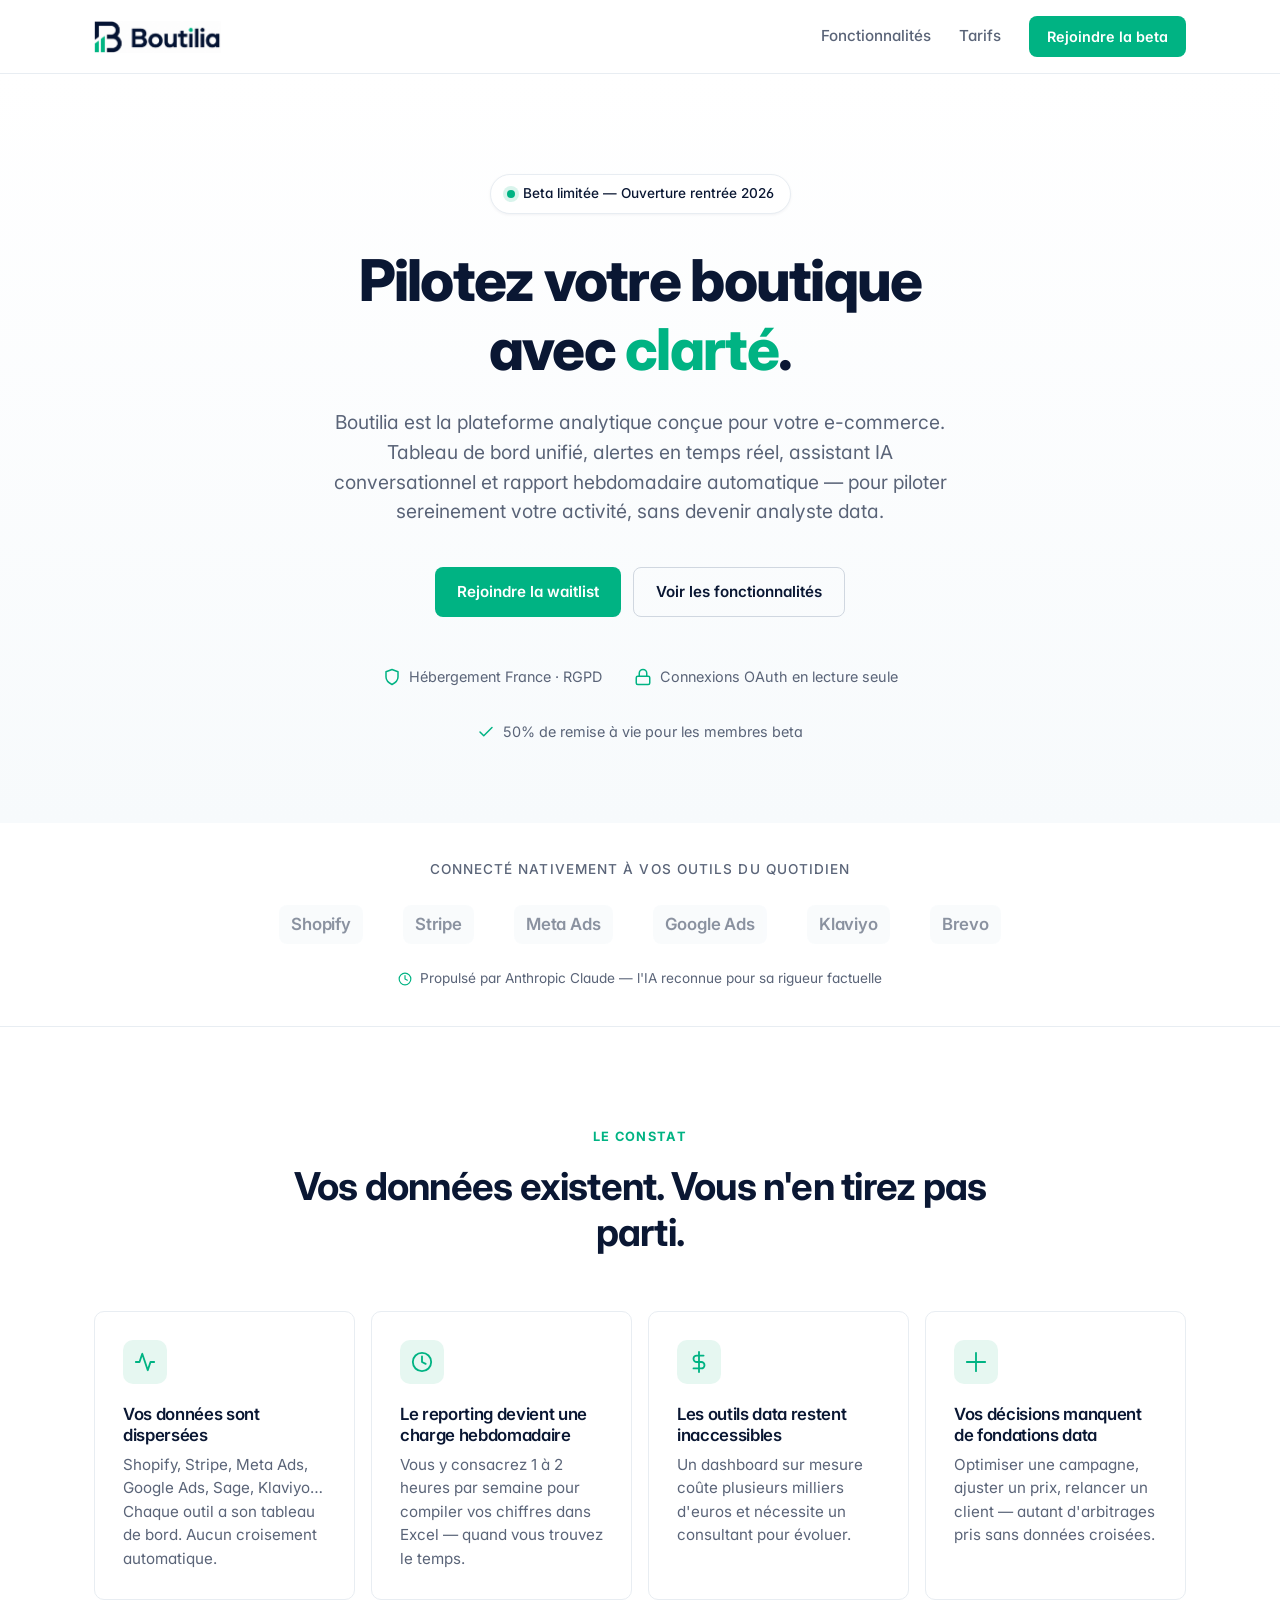
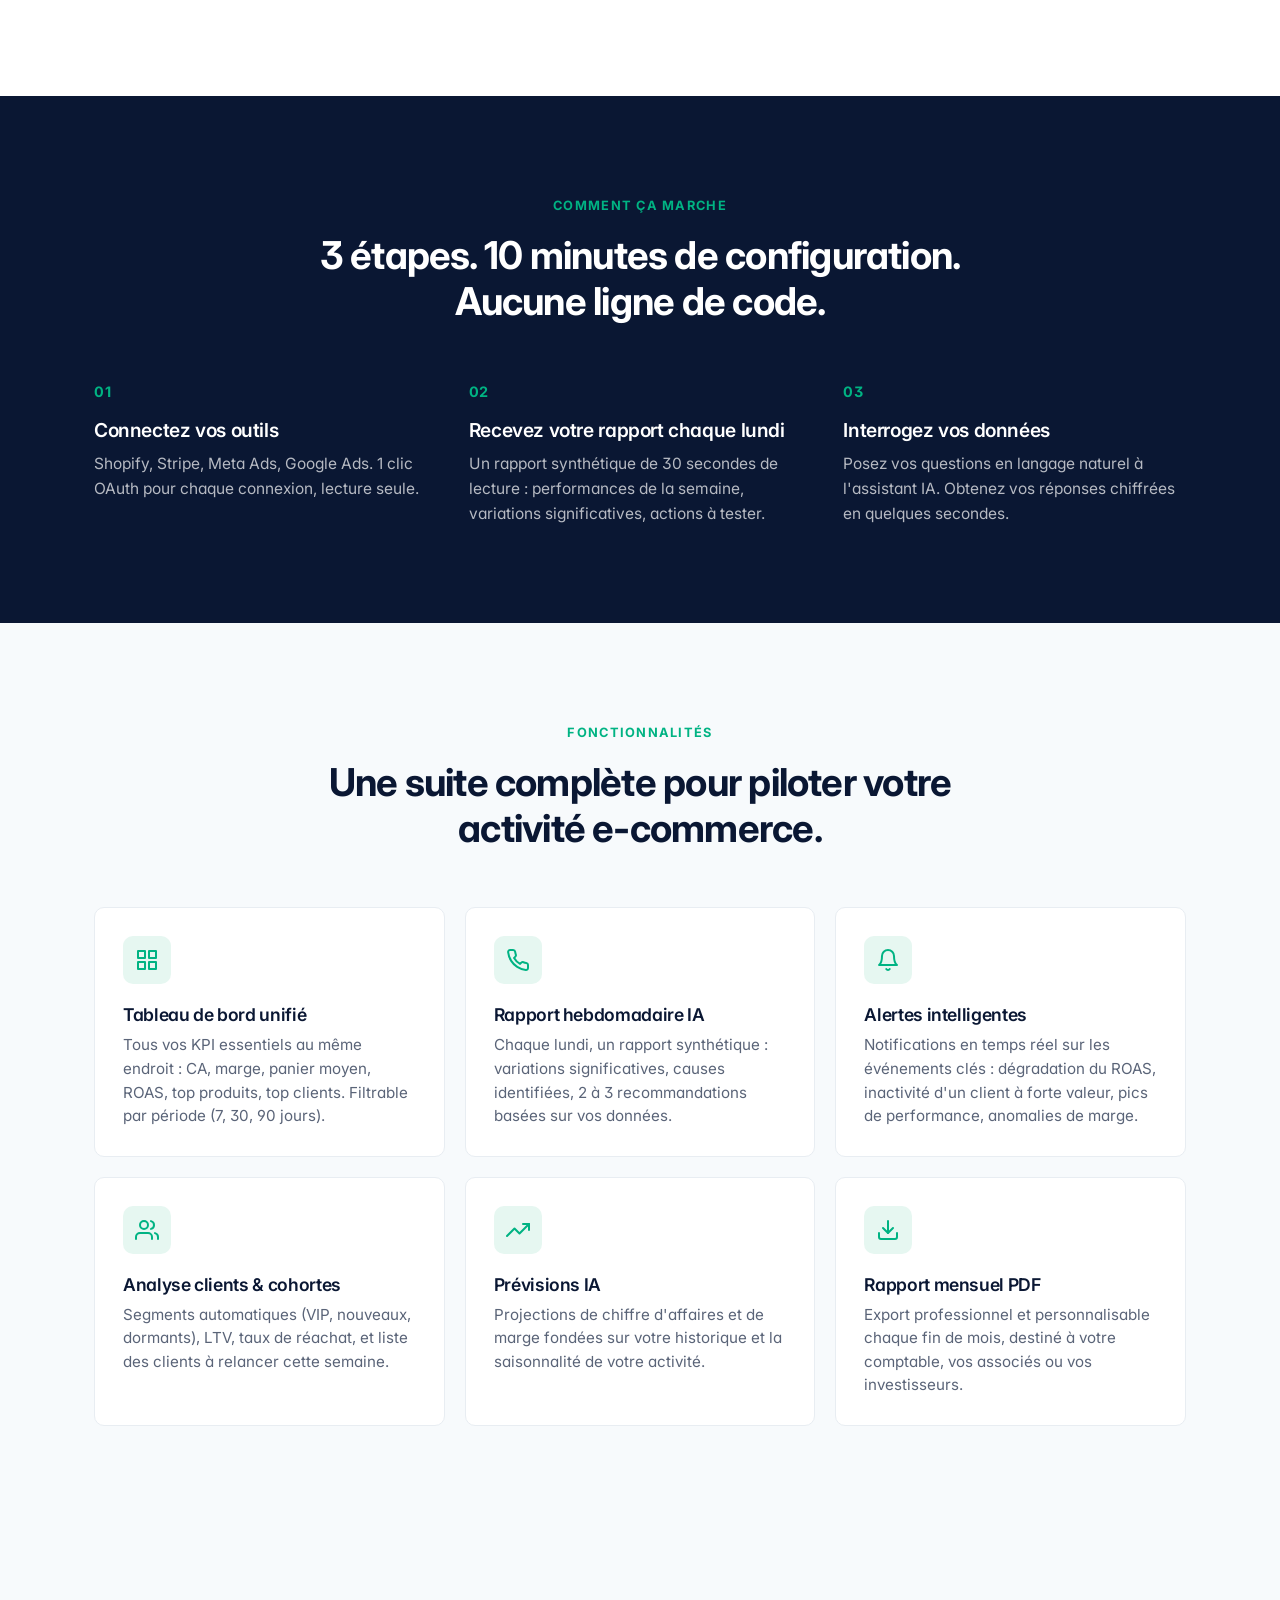
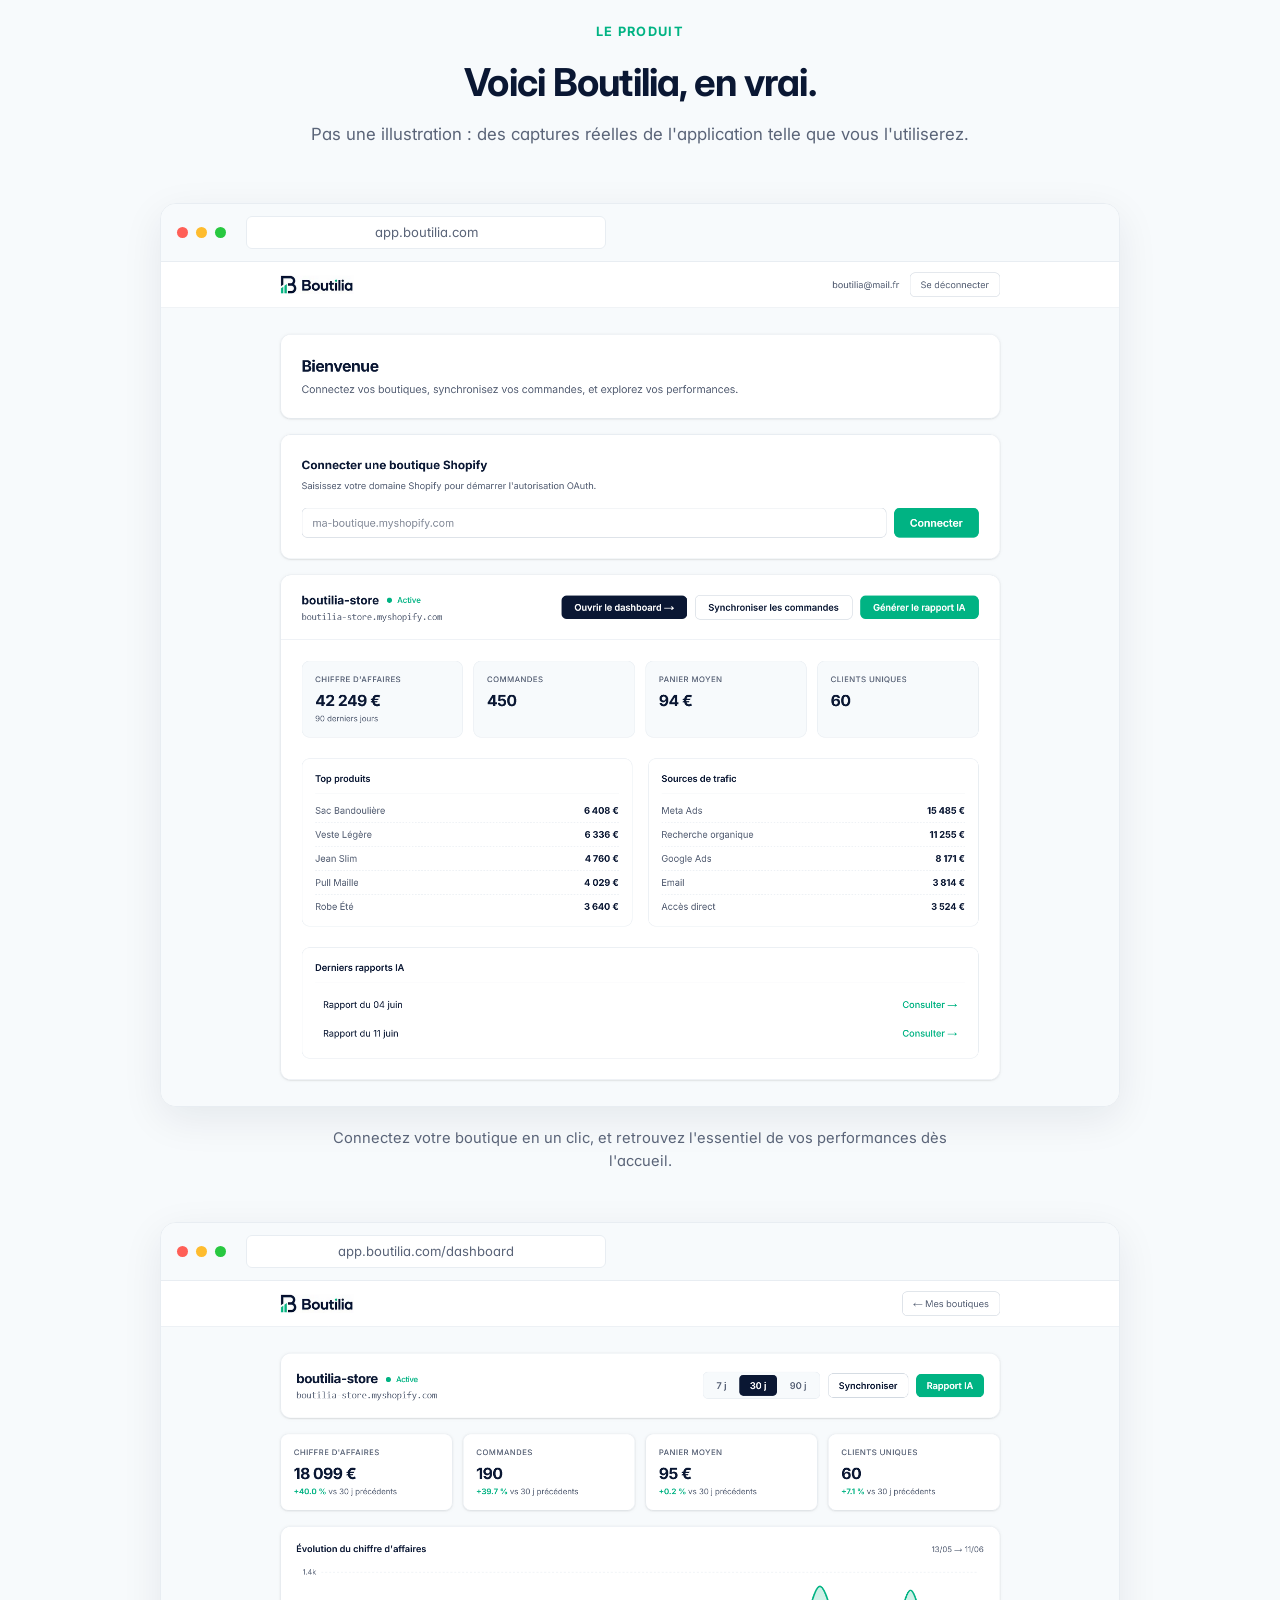
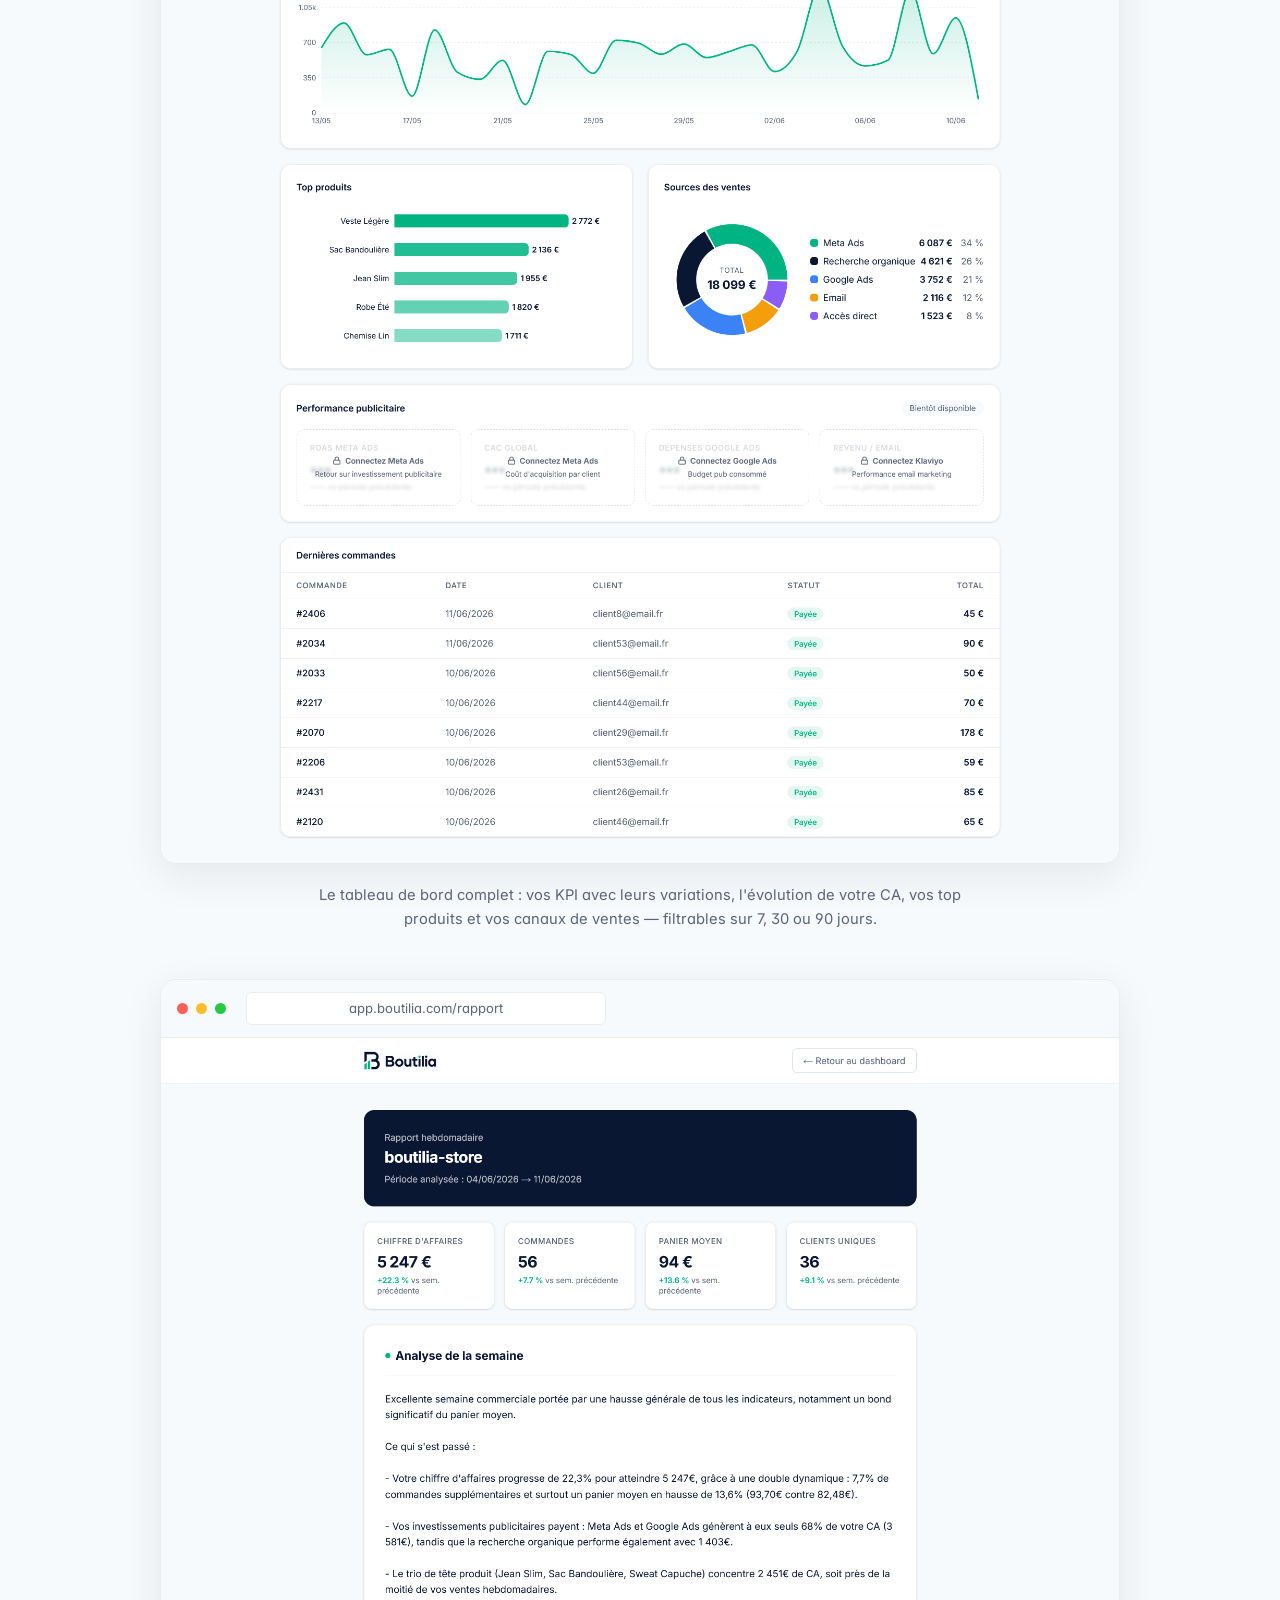
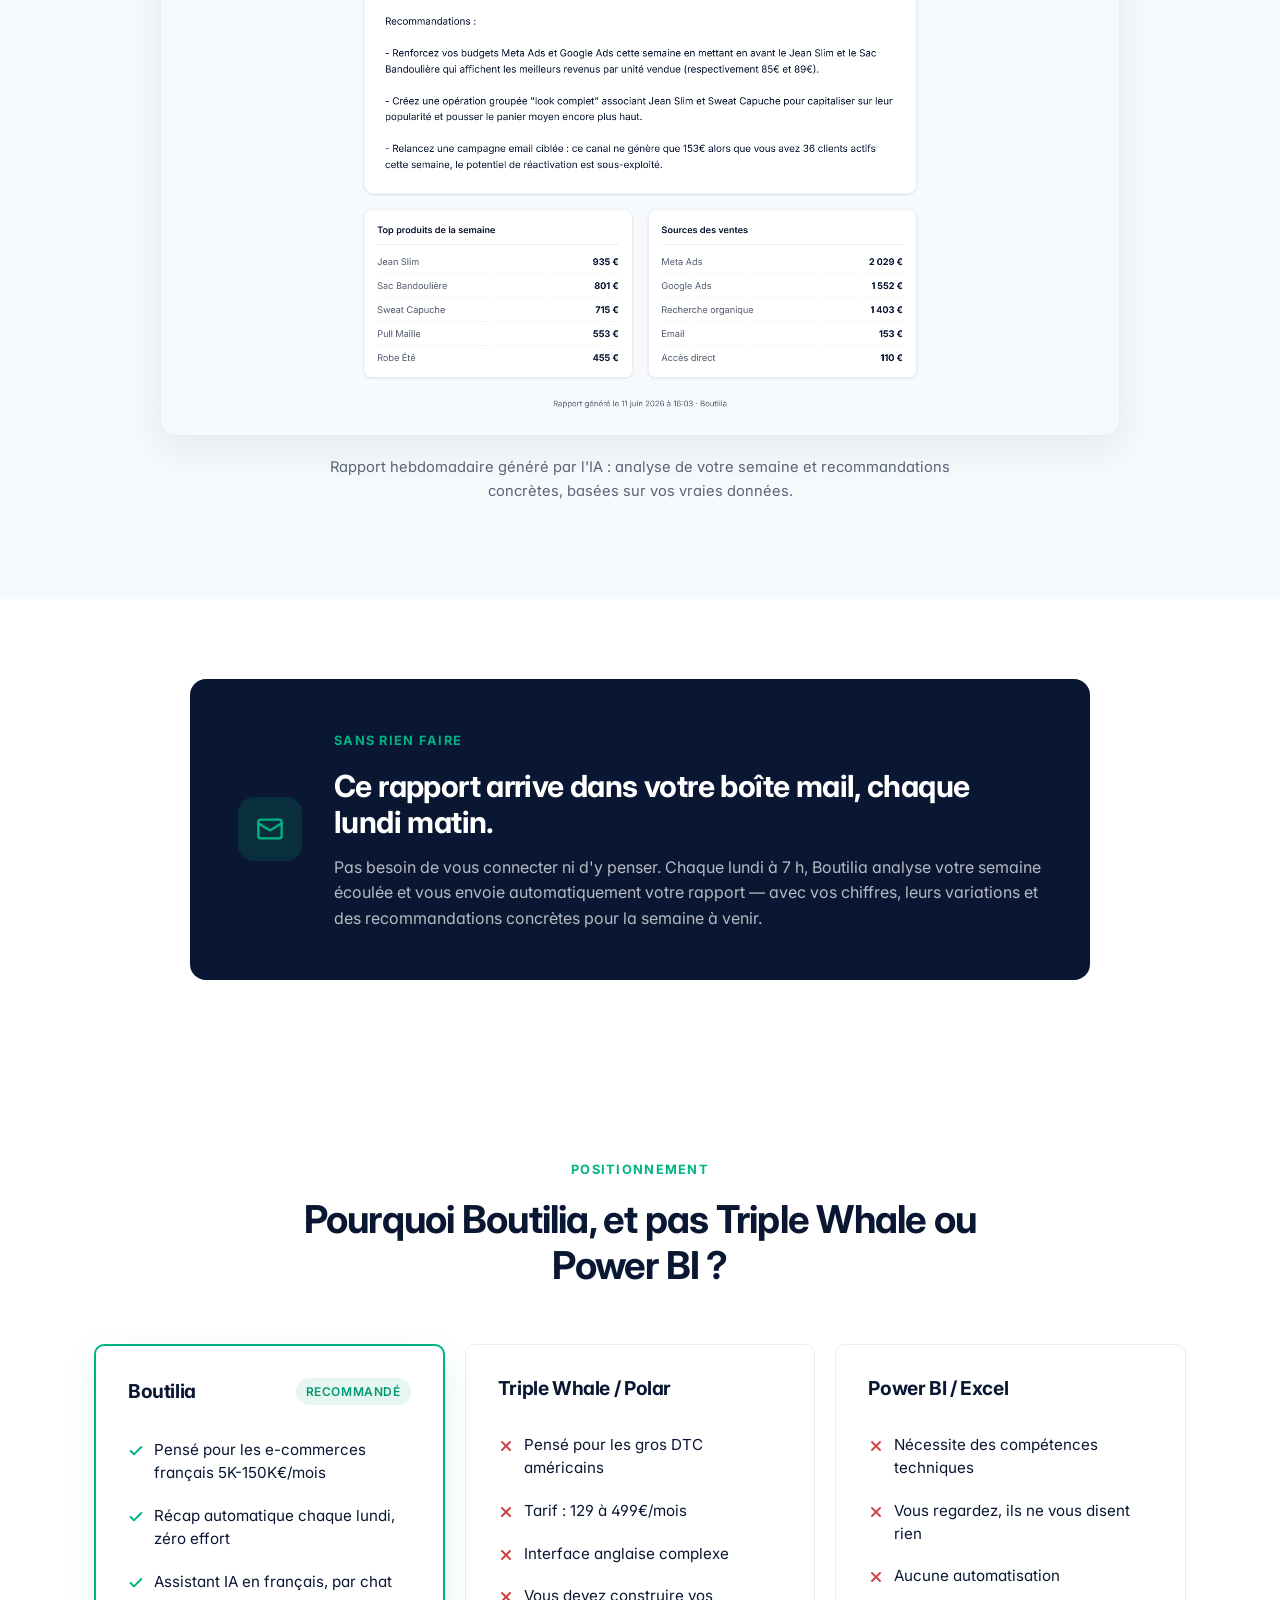
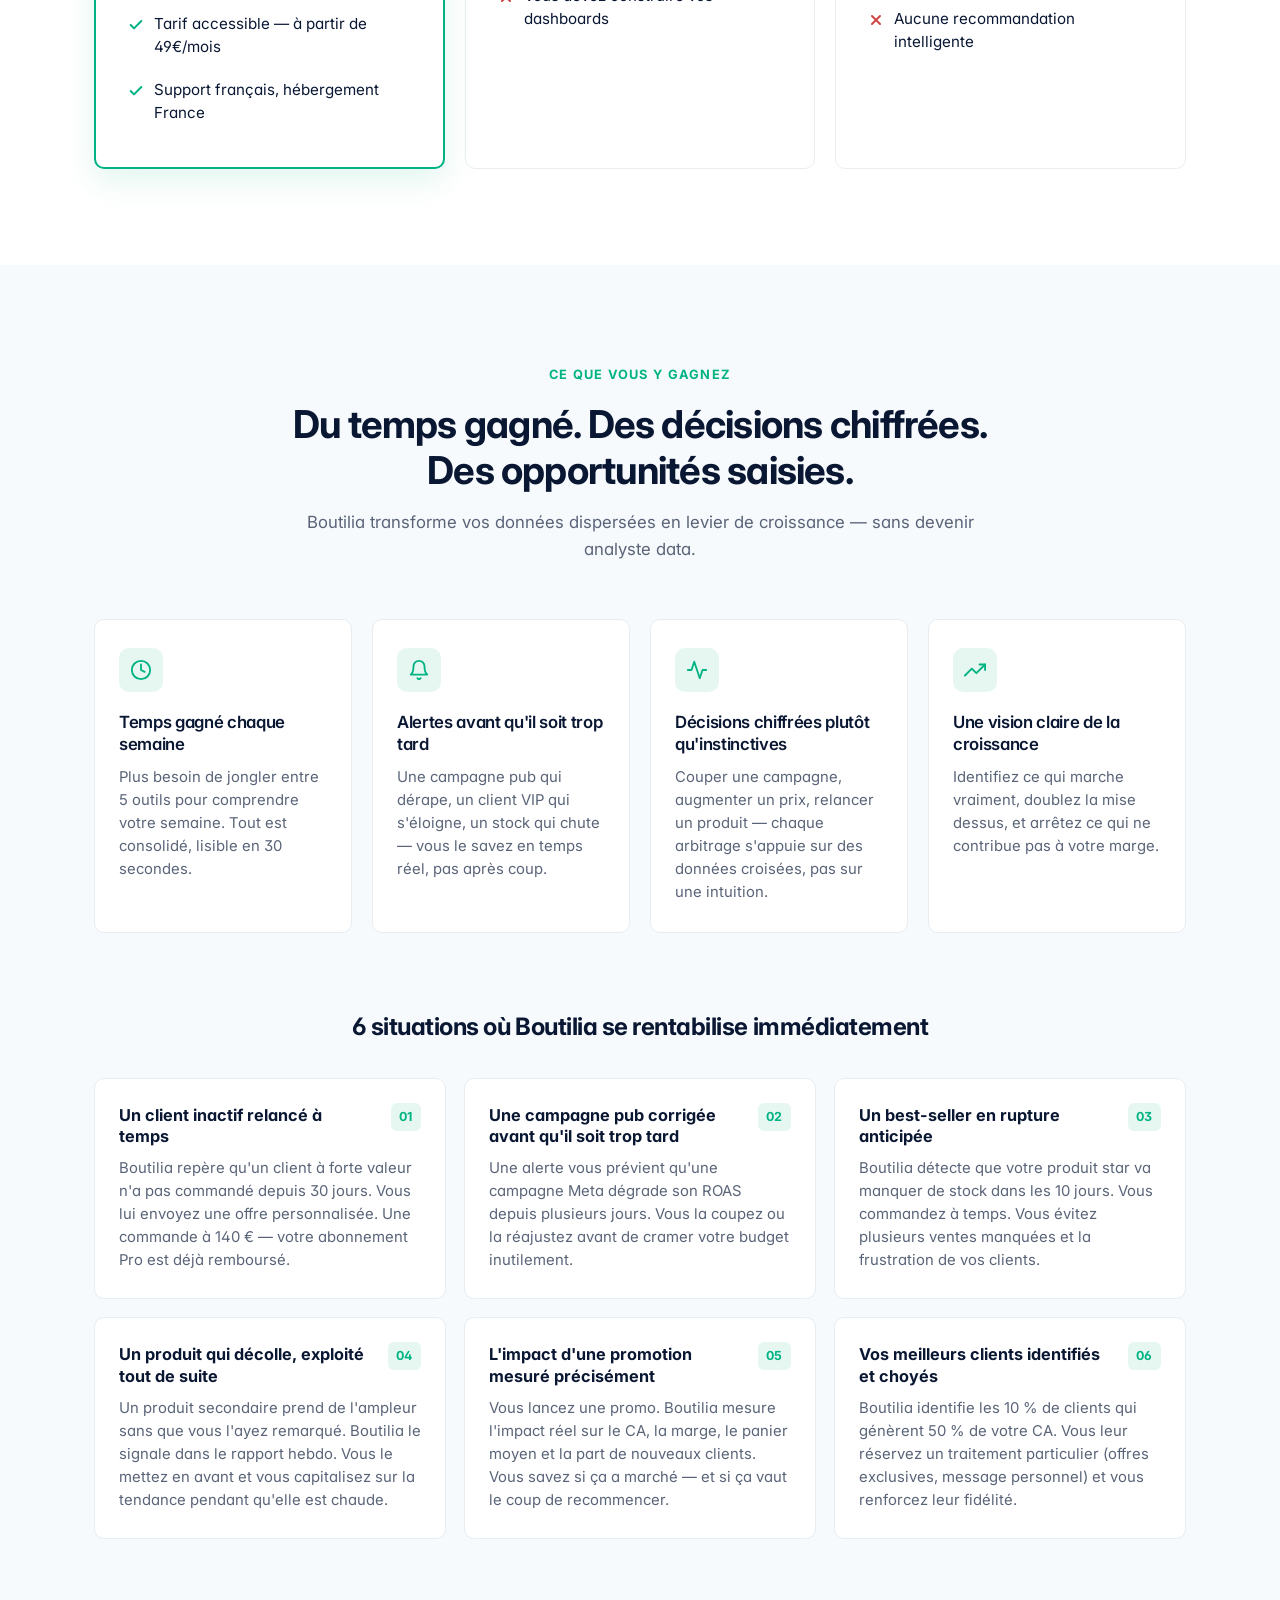
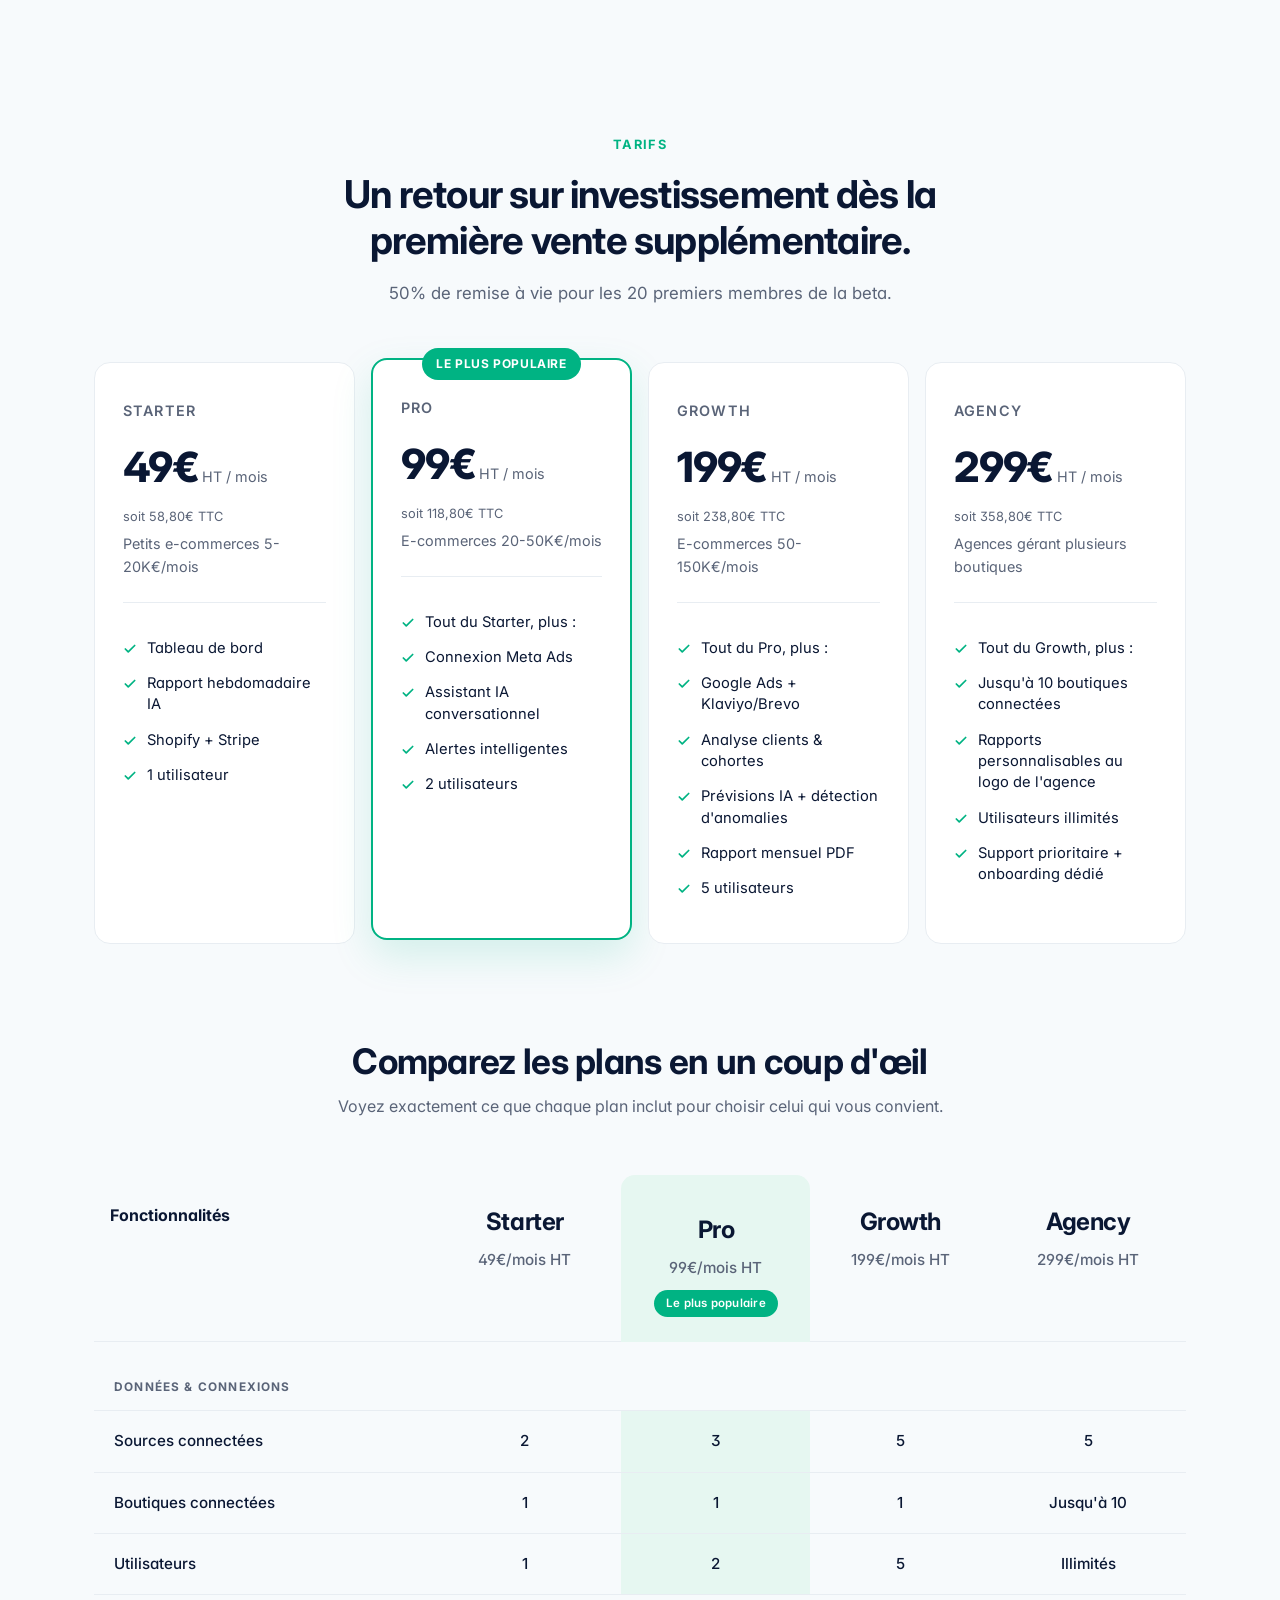
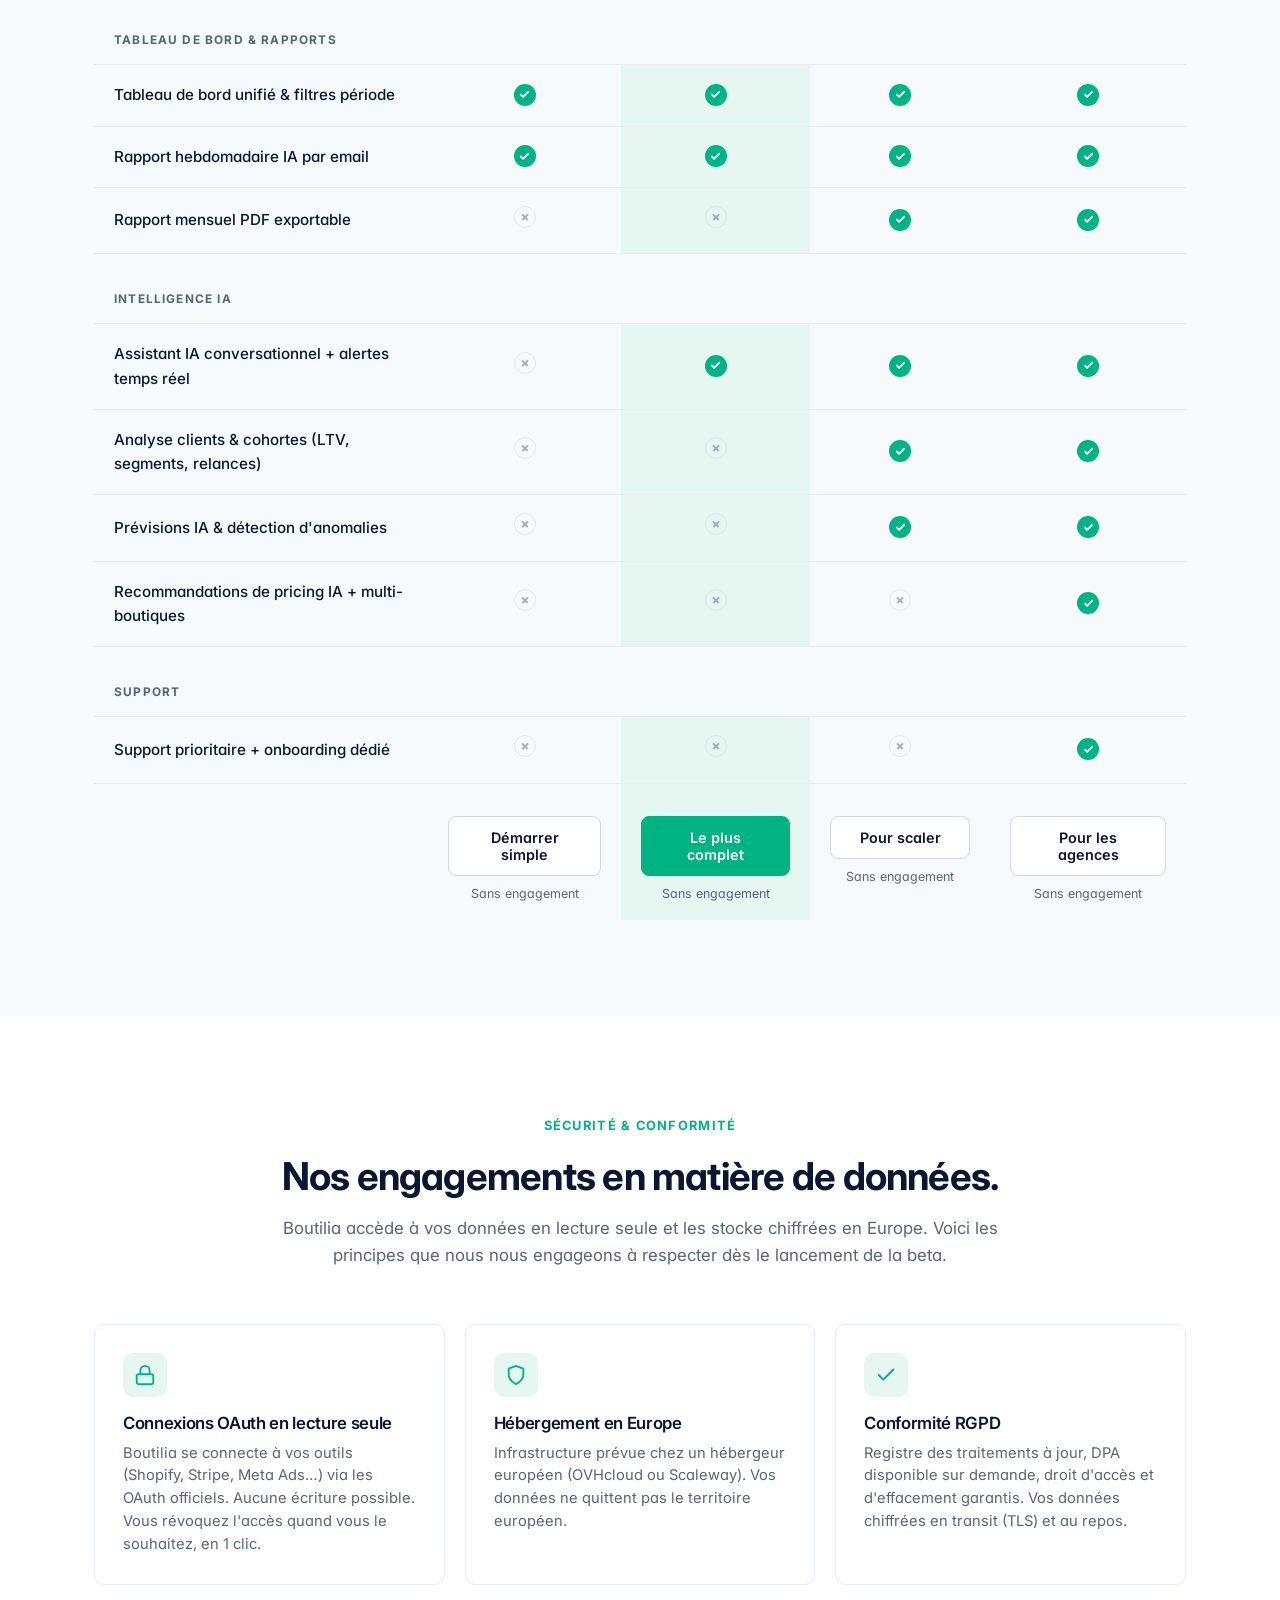
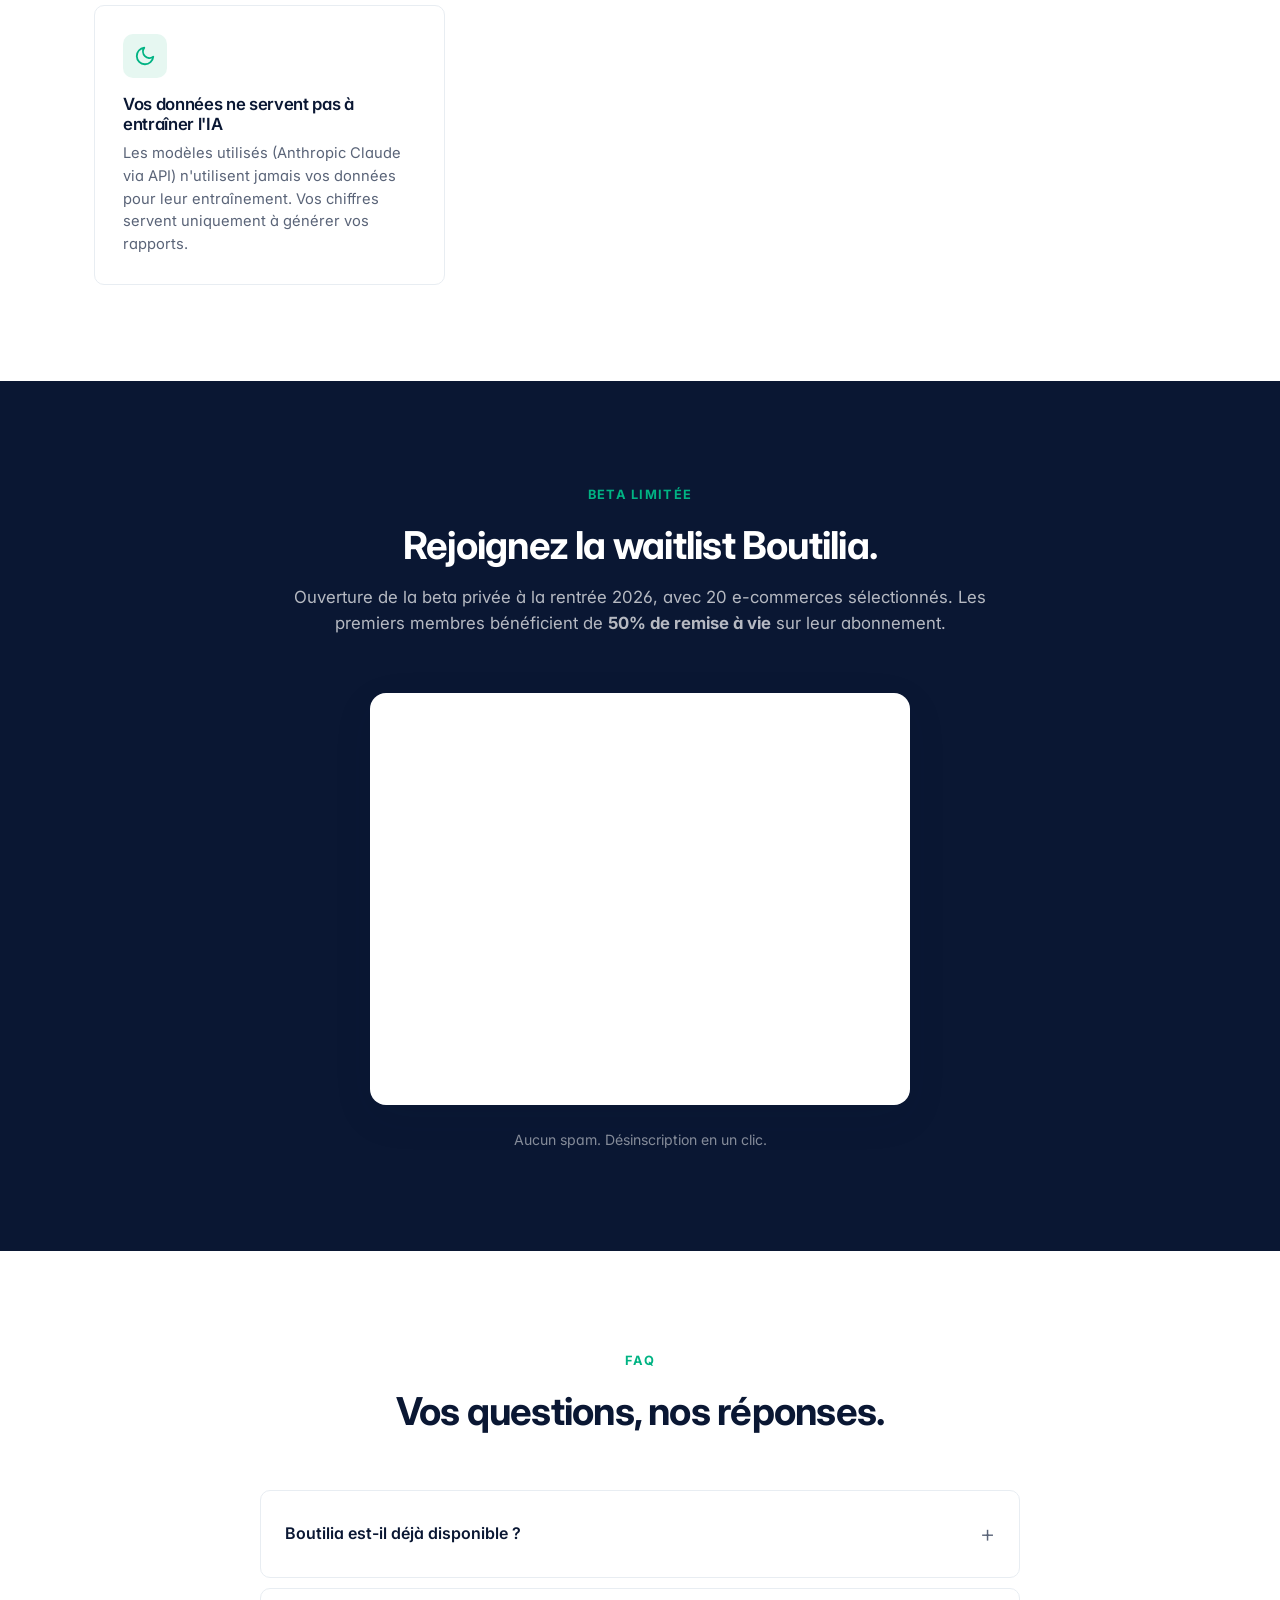
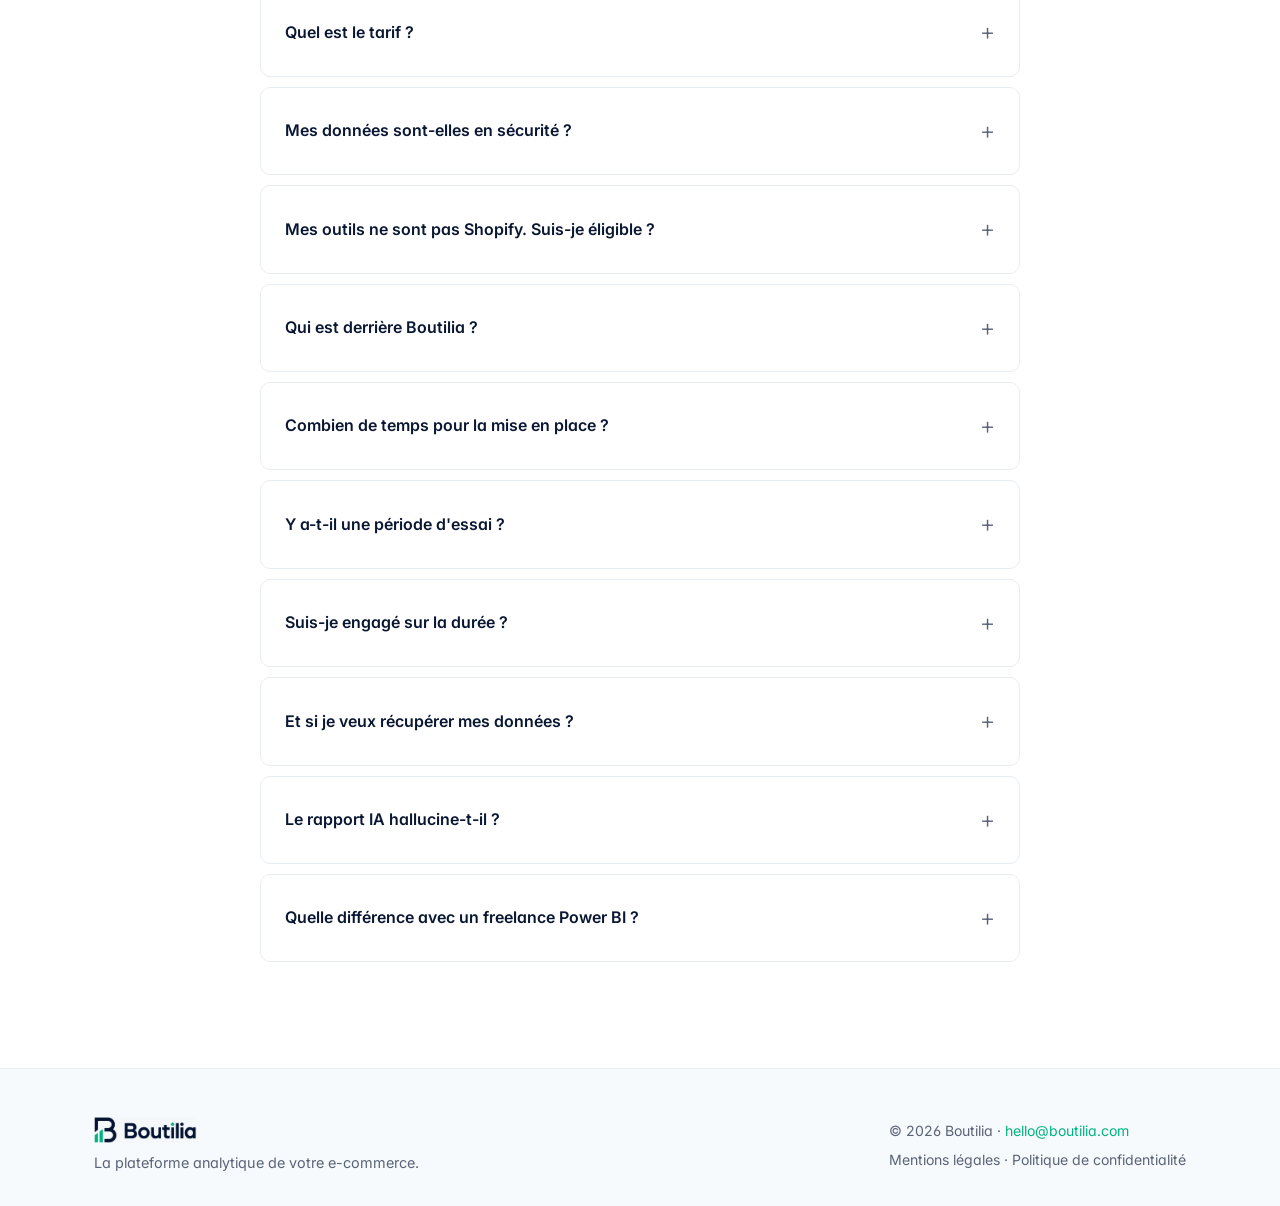
<file: index.html>
<!DOCTYPE html>
<html lang="fr">
<head>
    <meta charset="UTF-8">
    <meta name="viewport" content="width=device-width, initial-scale=1.0">
    <title>Boutilia — La plateforme analytique intelligente pour votre e-commerce</title>
    <meta name="description" content="Tableau de bord, rapports IA et assistant conversationnel pour e-commerçants français. Pilotez votre boutique avec clarté, sans devenir analyste data.">

    <link rel="icon" type="image/svg+xml" href="favicon.svg">
    <link rel="icon" type="image/png" href="favicon.png">

    <link rel="preconnect" href="https://fonts.googleapis.com">
    <link rel="preconnect" href="https://fonts.gstatic.com" crossorigin>
    <link href="https://fonts.googleapis.com/css2?family=Inter:wght@400;500;600;700;800&display=swap" rel="stylesheet">

    <link rel="stylesheet" href="styles.css">

    <script type="text/javascript">
        (function(c,l,a,r,i,t,y){
            c[a]=c[a]||function(){(c[a].q=c[a].q||[]).push(arguments)};
            t=l.createElement(r);t.async=1;t.src="https://www.clarity.ms/tag/"+i;
            y=l.getElementsByTagName(r)[0];y.parentNode.insertBefore(t,y);
        })(window, document, "clarity", "script", "x3cul6ugpg");
    </script>
</head>
<body>

<nav>
    <div class="container nav-inner">
        <a href="#" class="logo">
            <img src="boutilia-logo.png" alt="Boutilia" class="logo-img logo-img-nav">
        </a>
        <div class="nav-actions">
            <a href="#features" class="nav-link">Fonctionnalités</a>
            <a href="#pricing" class="nav-link">Tarifs</a>
            <a href="#waitlist" class="btn btn-small">Rejoindre la beta</a>
        </div>
    </div>
</nav>

<!-- HERO -->
<section class="hero">
    <div class="container hero-inner">
        <div class="badge">
            <span class="badge-dot"></span>
            Beta limitée — Ouverture rentrée 2026
        </div>
        <h1>Pilotez votre boutique<br>avec <span class="accent">clarté</span>.</h1>
        <p class="lead">
            Boutilia est la plateforme analytique conçue pour votre e-commerce.
            Tableau de bord unifié, alertes en temps réel, assistant IA conversationnel
            et rapport hebdomadaire automatique — pour piloter sereinement votre activité,
            sans devenir analyste data.
        </p>
        <div class="hero-actions">
            <a href="#waitlist" class="btn btn-primary">Rejoindre la waitlist</a>
            <a href="#features" class="btn btn-ghost">Voir les fonctionnalités</a>
        </div>
        <div class="hero-trust">
            <div class="trust-item">
                <svg width="18" height="18" viewBox="0 0 24 24" fill="none" stroke="currentColor" stroke-width="2" stroke-linecap="round" stroke-linejoin="round">
                    <path d="M12 22s8-4 8-10V5l-8-3-8 3v7c0 6 8 10 8 10z"/>
                </svg>
                <span>Hébergement France · RGPD</span>
            </div>
            <div class="trust-item">
                <svg width="18" height="18" viewBox="0 0 24 24" fill="none" stroke="currentColor" stroke-width="2" stroke-linecap="round" stroke-linejoin="round">
                    <rect x="3" y="11" width="18" height="11" rx="2" ry="2"/>
                    <path d="M7 11V7a5 5 0 0 1 10 0v4"/>
                </svg>
                <span>Connexions OAuth en lecture seule</span>
            </div>
            <div class="trust-item">
                <svg width="18" height="18" viewBox="0 0 24 24" fill="none" stroke="currentColor" stroke-width="2" stroke-linecap="round" stroke-linejoin="round">
                    <polyline points="20 6 9 17 4 12"/>
                </svg>
                <span>50% de remise à vie pour les membres beta</span>
            </div>
        </div>
    </div>
</section>

<!-- TRUST BAR / LOGOS PARTENAIRES -->
<section class="trust-bar">
    <div class="container">
        <p class="trust-bar-label">Connecté nativement à vos outils du quotidien</p>
        <div class="logos-grid">
            <div class="brand-logo">Shopify</div>
            <div class="brand-logo">Stripe</div>
            <div class="brand-logo">Meta Ads</div>
            <div class="brand-logo">Google Ads</div>
            <div class="brand-logo">Klaviyo</div>
            <div class="brand-logo">Brevo</div>
        </div>
        <p class="powered-by">
            <svg width="14" height="14" viewBox="0 0 24 24" fill="none" stroke="currentColor" stroke-width="2" stroke-linecap="round" stroke-linejoin="round"><circle cx="12" cy="12" r="10"/><polyline points="12 6 12 12 16 14"/></svg>
            Propulsé par Anthropic Claude — l'IA reconnue pour sa rigueur factuelle
        </p>
    </div>
</section>

<!-- PROBLÈME -->
<section class="problem">
    <div class="container">
        <div class="section-head">
            <span class="eyebrow">Le constat</span>
            <h2>Vos données existent. Vous n'en tirez pas parti.</h2>
        </div>

        <div class="problems-grid">
            <div class="problem-card">
                <div class="icon-wrap">
                    <svg width="22" height="22" viewBox="0 0 24 24" fill="none" stroke="currentColor" stroke-width="2" stroke-linecap="round" stroke-linejoin="round">
                        <path d="M22 12h-4l-3 9L9 3l-3 9H2"/>
                    </svg>
                </div>
                <h3>Vos données sont dispersées</h3>
                <p>Shopify, Stripe, Meta Ads, Google Ads, Sage, Klaviyo… Chaque outil a son tableau de bord. Aucun croisement automatique.</p>
            </div>

            <div class="problem-card">
                <div class="icon-wrap">
                    <svg width="22" height="22" viewBox="0 0 24 24" fill="none" stroke="currentColor" stroke-width="2" stroke-linecap="round" stroke-linejoin="round">
                        <circle cx="12" cy="12" r="10"/>
                        <polyline points="12 6 12 12 16 14"/>
                    </svg>
                </div>
                <h3>Le reporting devient une charge hebdomadaire</h3>
                <p>Vous y consacrez 1 à 2 heures par semaine pour compiler vos chiffres dans Excel — quand vous trouvez le temps.</p>
            </div>

            <div class="problem-card">
                <div class="icon-wrap">
                    <svg width="22" height="22" viewBox="0 0 24 24" fill="none" stroke="currentColor" stroke-width="2" stroke-linecap="round" stroke-linejoin="round">
                        <line x1="12" y1="1" x2="12" y2="23"/>
                        <path d="M17 5H9.5a3.5 3.5 0 0 0 0 7h5a3.5 3.5 0 0 1 0 7H6"/>
                    </svg>
                </div>
                <h3>Les outils data restent inaccessibles</h3>
                <p>Un dashboard sur mesure coûte plusieurs milliers d'euros et nécessite un consultant pour évoluer.</p>
            </div>

            <div class="problem-card">
                <div class="icon-wrap">
                    <svg width="22" height="22" viewBox="0 0 24 24" fill="none" stroke="currentColor" stroke-width="2" stroke-linecap="round" stroke-linejoin="round">
                        <path d="M12 2v20M2 12h20"/>
                    </svg>
                </div>
                <h3>Vos décisions manquent de fondations data</h3>
                <p>Optimiser une campagne, ajuster un prix, relancer un client — autant d'arbitrages pris sans données croisées.</p>
            </div>
        </div>
    </div>
</section>

<!-- COMMENT ÇA MARCHE -->
<section class="how" id="how">
    <div class="container">
        <div class="section-head light">
            <span class="eyebrow">Comment ça marche</span>
            <h2>3 étapes. 10 minutes de configuration. Aucune ligne de code.</h2>
        </div>

        <div class="steps">
            <div class="step">
                <div class="step-num">01</div>
                <h3>Connectez vos outils</h3>
                <p>Shopify, Stripe, Meta Ads, Google Ads. 1 clic OAuth pour chaque connexion, lecture seule.</p>
            </div>
            <div class="step">
                <div class="step-num">02</div>
                <h3>Recevez votre rapport chaque lundi</h3>
                <p>Un rapport synthétique de 30 secondes de lecture : performances de la semaine, variations significatives, actions à tester.</p>
            </div>
            <div class="step">
                <div class="step-num">03</div>
                <h3>Interrogez vos données</h3>
                <p>Posez vos questions en langage naturel à l'assistant IA. Obtenez vos réponses chiffrées en quelques secondes.</p>
            </div>
        </div>
    </div>
</section>

<!-- FONCTIONNALITÉS -->
<section class="features" id="features">
    <div class="container">
        <div class="section-head">
            <span class="eyebrow">Fonctionnalités</span>
            <h2>Une suite complète pour piloter votre activité e-commerce.</h2>
        </div>

        <div class="features-grid">
            <div class="feature">
                <div class="feature-icon">
                    <svg width="24" height="24" viewBox="0 0 24 24" fill="none" stroke="currentColor" stroke-width="2" stroke-linecap="round" stroke-linejoin="round">
                        <rect x="3" y="3" width="7" height="7"/>
                        <rect x="14" y="3" width="7" height="7"/>
                        <rect x="14" y="14" width="7" height="7"/>
                        <rect x="3" y="14" width="7" height="7"/>
                    </svg>
                </div>
                <h3>Tableau de bord unifié</h3>
                <p>Tous vos KPI essentiels au même endroit : CA, marge, panier moyen, ROAS, top produits, top clients. Filtrable par période (7, 30, 90 jours).</p>
            </div>

            <div class="feature">
                <div class="feature-icon">
                    <svg width="24" height="24" viewBox="0 0 24 24" fill="none" stroke="currentColor" stroke-width="2" stroke-linecap="round" stroke-linejoin="round">
                        <path d="M22 16.92v3a2 2 0 0 1-2.18 2 19.79 19.79 0 0 1-8.63-3.07 19.5 19.5 0 0 1-6-6 19.79 19.79 0 0 1-3.07-8.67A2 2 0 0 1 4.11 2h3a2 2 0 0 1 2 1.72 12.84 12.84 0 0 0 .7 2.81 2 2 0 0 1-.45 2.11L8.09 9.91a16 16 0 0 0 6 6l1.27-1.27a2 2 0 0 1 2.11-.45 12.84 12.84 0 0 0 2.81.7A2 2 0 0 1 22 16.92z"/>
                    </svg>
                </div>
                <h3>Rapport hebdomadaire IA</h3>
                <p>Chaque lundi, un rapport synthétique : variations significatives, causes identifiées, 2 à 3 recommandations basées sur vos données.</p>
            </div>

            <div class="feature">
                <div class="feature-icon">
                    <svg width="24" height="24" viewBox="0 0 24 24" fill="none" stroke="currentColor" stroke-width="2" stroke-linecap="round" stroke-linejoin="round">
                        <path d="M18 8A6 6 0 0 0 6 8c0 7-3 9-3 9h18s-3-2-3-9"/>
                        <path d="M13.73 21a2 2 0 0 1-3.46 0"/>
                    </svg>
                </div>
                <h3>Alertes intelligentes</h3>
                <p>Notifications en temps réel sur les événements clés : dégradation du ROAS, inactivité d'un client à forte valeur, pics de performance, anomalies de marge.</p>
            </div>

            <div class="feature">
                <div class="feature-icon">
                    <svg width="24" height="24" viewBox="0 0 24 24" fill="none" stroke="currentColor" stroke-width="2" stroke-linecap="round" stroke-linejoin="round">
                        <path d="M17 21v-2a4 4 0 0 0-4-4H5a4 4 0 0 0-4 4v2"/>
                        <circle cx="9" cy="7" r="4"/>
                        <path d="M23 21v-2a4 4 0 0 0-3-3.87"/>
                        <path d="M16 3.13a4 4 0 0 1 0 7.75"/>
                    </svg>
                </div>
                <h3>Analyse clients & cohortes</h3>
                <p>Segments automatiques (VIP, nouveaux, dormants), LTV, taux de réachat, et liste des clients à relancer cette semaine.</p>
            </div>

            <div class="feature">
                <div class="feature-icon">
                    <svg width="24" height="24" viewBox="0 0 24 24" fill="none" stroke="currentColor" stroke-width="2" stroke-linecap="round" stroke-linejoin="round">
                        <polyline points="23 6 13.5 15.5 8.5 10.5 1 18"/>
                        <polyline points="17 6 23 6 23 12"/>
                    </svg>
                </div>
                <h3>Prévisions IA</h3>
                <p>Projections de chiffre d'affaires et de marge fondées sur votre historique et la saisonnalité de votre activité.</p>
            </div>

            <div class="feature">
                <div class="feature-icon">
                    <svg width="24" height="24" viewBox="0 0 24 24" fill="none" stroke="currentColor" stroke-width="2" stroke-linecap="round" stroke-linejoin="round">
                        <path d="M21 15v4a2 2 0 0 1-2 2H5a2 2 0 0 1-2-2v-4"/>
                        <polyline points="7 10 12 15 17 10"/>
                        <line x1="12" y1="15" x2="12" y2="3"/>
                    </svg>
                </div>
                <h3>Rapport mensuel PDF</h3>
                <p>Export professionnel et personnalisable chaque fin de mois, destiné à votre comptable, vos associés ou vos investisseurs.</p>
            </div>
        </div>
    </div>
</section>

<!-- APERÇU PRODUIT RÉEL -->
<section class="preview">
    <div class="container">
        <div class="section-head">
            <span class="eyebrow">Le produit</span>
            <h2>Voici Boutilia, en vrai.</h2>
            <p class="section-sub">Pas une illustration : des captures réelles de l'application telle que vous l'utiliserez.</p>
        </div>

        <!-- Capture 1 : Espace d'accueil -->
        <div class="browser-frame">
            <div class="browser-bar">
                <span class="browser-dot red"></span>
                <span class="browser-dot amber"></span>
                <span class="browser-dot green"></span>
                <span class="browser-url">app.boutilia.com</span>
            </div>
            <div class="browser-body">
                <img src="screenshot-home.png" alt="Espace Boutilia — connexion de votre boutique et vue d'ensemble" loading="lazy" />
            </div>
        </div>
        <p class="preview-caption">Connectez votre boutique en un clic, et retrouvez l'essentiel de vos performances dès l'accueil.</p>

        <!-- Capture 2 : Dashboard détaillé -->
        <div class="browser-frame" style="margin-top:48px;">
            <div class="browser-bar">
                <span class="browser-dot red"></span>
                <span class="browser-dot amber"></span>
                <span class="browser-dot green"></span>
                <span class="browser-url">app.boutilia.com/dashboard</span>
            </div>
            <div class="browser-body">
                <img src="screenshot-dashboard.png" alt="Tableau de bord Boutilia — KPI, courbe de chiffre d'affaires, top produits et sources" loading="lazy" />
            </div>
        </div>
        <p class="preview-caption">Le tableau de bord complet : vos KPI avec leurs variations, l'évolution de votre CA, vos top produits et vos canaux de ventes — filtrables sur 7, 30 ou 90 jours.</p>

        <!-- Capture 3 : Rapport IA -->
        <div class="browser-frame" style="margin-top:48px;">
            <div class="browser-bar">
                <span class="browser-dot red"></span>
                <span class="browser-dot amber"></span>
                <span class="browser-dot green"></span>
                <span class="browser-url">app.boutilia.com/rapport</span>
            </div>
            <div class="browser-body">
                <img src="screenshot-report.png" alt="Rapport hebdomadaire IA Boutilia généré par Anthropic Claude" loading="lazy" />
            </div>
        </div>
        <p class="preview-caption">Rapport hebdomadaire généré par l'IA : analyse de votre semaine et recommandations concrètes, basées sur vos vraies données.</p>
    </div>
</section>

<!-- LE RAPPORT DU LUNDI -->
<section class="monday">
    <div class="container">
        <div class="monday-card">
            <div class="monday-icon">
                <svg width="28" height="28" viewBox="0 0 24 24" fill="none" stroke="currentColor" stroke-width="2" stroke-linecap="round" stroke-linejoin="round">
                    <rect x="2" y="4" width="20" height="16" rx="2"/>
                    <path d="m22 7-8.97 5.7a1.94 1.94 0 0 1-2.06 0L2 7"/>
                </svg>
            </div>
            <div class="monday-content">
                <span class="eyebrow">Sans rien faire</span>
                <h2>Ce rapport arrive dans votre boîte mail, chaque lundi matin.</h2>
                <p>
                    Pas besoin de vous connecter ni d'y penser. Chaque lundi à 7 h, Boutilia analyse
                    votre semaine écoulée et vous envoie automatiquement votre rapport — avec vos chiffres,
                    leurs variations et des recommandations concrètes pour la semaine à venir.
                </p>
            </div>
        </div>
    </div>
</section>

<!-- COMPARAISON -->
<section class="why">
    <div class="container">
        <div class="section-head">
            <span class="eyebrow">Positionnement</span>
            <h2>Pourquoi Boutilia, et pas Triple Whale ou Power BI ?</h2>
        </div>

        <div class="compare-grid">
            <div class="compare-card highlight">
                <div class="compare-head">
                    <h3>Boutilia</h3>
                    <span class="badge-pro">Recommandé</span>
                </div>
                <ul>
                    <li><svg width="16" height="16" viewBox="0 0 24 24" fill="none" stroke="#00B383" stroke-width="3" stroke-linecap="round" stroke-linejoin="round"><polyline points="20 6 9 17 4 12"/></svg>Pensé pour les e-commerces français 5K-150K€/mois</li>
                    <li><svg width="16" height="16" viewBox="0 0 24 24" fill="none" stroke="#00B383" stroke-width="3" stroke-linecap="round" stroke-linejoin="round"><polyline points="20 6 9 17 4 12"/></svg>Récap automatique chaque lundi, zéro effort</li>
                    <li><svg width="16" height="16" viewBox="0 0 24 24" fill="none" stroke="#00B383" stroke-width="3" stroke-linecap="round" stroke-linejoin="round"><polyline points="20 6 9 17 4 12"/></svg>Assistant IA en français, par chat</li>
                    <li><svg width="16" height="16" viewBox="0 0 24 24" fill="none" stroke="#00B383" stroke-width="3" stroke-linecap="round" stroke-linejoin="round"><polyline points="20 6 9 17 4 12"/></svg>Tarif accessible — à partir de 49€/mois</li>
                    <li><svg width="16" height="16" viewBox="0 0 24 24" fill="none" stroke="#00B383" stroke-width="3" stroke-linecap="round" stroke-linejoin="round"><polyline points="20 6 9 17 4 12"/></svg>Support français, hébergement France</li>
                </ul>
            </div>

            <div class="compare-card">
                <div class="compare-head">
                    <h3>Triple Whale / Polar</h3>
                </div>
                <ul>
                    <li><svg width="16" height="16" viewBox="0 0 24 24" fill="none" stroke="#D04545" stroke-width="3" stroke-linecap="round" stroke-linejoin="round"><line x1="18" y1="6" x2="6" y2="18"/><line x1="6" y1="6" x2="18" y2="18"/></svg>Pensé pour les gros DTC américains</li>
                    <li><svg width="16" height="16" viewBox="0 0 24 24" fill="none" stroke="#D04545" stroke-width="3" stroke-linecap="round" stroke-linejoin="round"><line x1="18" y1="6" x2="6" y2="18"/><line x1="6" y1="6" x2="18" y2="18"/></svg>Tarif : 129 à 499€/mois</li>
                    <li><svg width="16" height="16" viewBox="0 0 24 24" fill="none" stroke="#D04545" stroke-width="3" stroke-linecap="round" stroke-linejoin="round"><line x1="18" y1="6" x2="6" y2="18"/><line x1="6" y1="6" x2="18" y2="18"/></svg>Interface anglaise complexe</li>
                    <li><svg width="16" height="16" viewBox="0 0 24 24" fill="none" stroke="#D04545" stroke-width="3" stroke-linecap="round" stroke-linejoin="round"><line x1="18" y1="6" x2="6" y2="18"/><line x1="6" y1="6" x2="18" y2="18"/></svg>Vous devez construire vos dashboards</li>
                </ul>
            </div>

            <div class="compare-card">
                <div class="compare-head">
                    <h3>Power BI / Excel</h3>
                </div>
                <ul>
                    <li><svg width="16" height="16" viewBox="0 0 24 24" fill="none" stroke="#D04545" stroke-width="3" stroke-linecap="round" stroke-linejoin="round"><line x1="18" y1="6" x2="6" y2="18"/><line x1="6" y1="6" x2="18" y2="18"/></svg>Nécessite des compétences techniques</li>
                    <li><svg width="16" height="16" viewBox="0 0 24 24" fill="none" stroke="#D04545" stroke-width="3" stroke-linecap="round" stroke-linejoin="round"><line x1="18" y1="6" x2="6" y2="18"/><line x1="6" y1="6" x2="18" y2="18"/></svg>Vous regardez, ils ne vous disent rien</li>
                    <li><svg width="16" height="16" viewBox="0 0 24 24" fill="none" stroke="#D04545" stroke-width="3" stroke-linecap="round" stroke-linejoin="round"><line x1="18" y1="6" x2="6" y2="18"/><line x1="6" y1="6" x2="18" y2="18"/></svg>Aucune automatisation</li>
                    <li><svg width="16" height="16" viewBox="0 0 24 24" fill="none" stroke="#D04545" stroke-width="3" stroke-linecap="round" stroke-linejoin="round"><line x1="18" y1="6" x2="6" y2="18"/><line x1="6" y1="6" x2="18" y2="18"/></svg>Aucune recommandation intelligente</li>
                </ul>
            </div>
        </div>
    </div>
</section>

<!-- ROI -->
<section class="roi">
    <div class="container">
        <div class="section-head">
            <span class="eyebrow">Ce que vous y gagnez</span>
            <h2>Du temps gagné. Des décisions chiffrées. Des opportunités saisies.</h2>
            <p class="section-sub">Boutilia transforme vos données dispersées en levier de croissance — sans devenir analyste data.</p>
        </div>

        <!-- BÉNÉFICES CLÉS -->
        <div class="roi-benefits">
            <div class="benefit">
                <div class="benefit-icon">
                    <svg width="22" height="22" viewBox="0 0 24 24" fill="none" stroke="currentColor" stroke-width="2" stroke-linecap="round" stroke-linejoin="round"><circle cx="12" cy="12" r="10"/><polyline points="12 6 12 12 16 14"/></svg>
                </div>
                <h3>Temps gagné chaque semaine</h3>
                <p>Plus besoin de jongler entre 5 outils pour comprendre votre semaine. Tout est consolidé, lisible en 30 secondes.</p>
            </div>
            <div class="benefit">
                <div class="benefit-icon">
                    <svg width="22" height="22" viewBox="0 0 24 24" fill="none" stroke="currentColor" stroke-width="2" stroke-linecap="round" stroke-linejoin="round"><path d="M18 8A6 6 0 0 0 6 8c0 7-3 9-3 9h18s-3-2-3-9"/><path d="M13.73 21a2 2 0 0 1-3.46 0"/></svg>
                </div>
                <h3>Alertes avant qu'il soit trop tard</h3>
                <p>Une campagne pub qui dérape, un client VIP qui s'éloigne, un stock qui chute — vous le savez en temps réel, pas après coup.</p>
            </div>
            <div class="benefit">
                <div class="benefit-icon">
                    <svg width="22" height="22" viewBox="0 0 24 24" fill="none" stroke="currentColor" stroke-width="2" stroke-linecap="round" stroke-linejoin="round"><path d="M22 12h-4l-3 9L9 3l-3 9H2"/></svg>
                </div>
                <h3>Décisions chiffrées plutôt qu'instinctives</h3>
                <p>Couper une campagne, augmenter un prix, relancer un produit — chaque arbitrage s'appuie sur des données croisées, pas sur une intuition.</p>
            </div>
            <div class="benefit">
                <div class="benefit-icon">
                    <svg width="22" height="22" viewBox="0 0 24 24" fill="none" stroke="currentColor" stroke-width="2" stroke-linecap="round" stroke-linejoin="round"><polyline points="23 6 13.5 15.5 8.5 10.5 1 18"/><polyline points="17 6 23 6 23 12"/></svg>
                </div>
                <h3>Une vision claire de la croissance</h3>
                <p>Identifiez ce qui marche vraiment, doublez la mise dessus, et arrêtez ce qui ne contribue pas à votre marge.</p>
            </div>
        </div>

        <!-- CAS D'USAGE CONCRETS -->
        <div class="roi-examples-head">
            <h3>6 situations où Boutilia se rentabilise immédiatement</h3>
        </div>

        <div class="roi-examples">
            <div class="roi-example">
                <div class="roi-example-num">01</div>
                <div class="roi-example-title">Un client inactif relancé à temps</div>
                <p>Boutilia repère qu'un client à forte valeur n'a pas commandé depuis 30 jours. Vous lui envoyez une offre personnalisée. Une commande à 140 € — votre abonnement Pro est déjà remboursé.</p>
            </div>
            <div class="roi-example">
                <div class="roi-example-num">02</div>
                <div class="roi-example-title">Une campagne pub corrigée avant qu'il soit trop tard</div>
                <p>Une alerte vous prévient qu'une campagne Meta dégrade son ROAS depuis plusieurs jours. Vous la coupez ou la réajustez avant de cramer votre budget inutilement.</p>
            </div>
            <div class="roi-example">
                <div class="roi-example-num">03</div>
                <div class="roi-example-title">Un best-seller en rupture anticipée</div>
                <p>Boutilia détecte que votre produit star va manquer de stock dans les 10 jours. Vous commandez à temps. Vous évitez plusieurs ventes manquées et la frustration de vos clients.</p>
            </div>
            <div class="roi-example">
                <div class="roi-example-num">04</div>
                <div class="roi-example-title">Un produit qui décolle, exploité tout de suite</div>
                <p>Un produit secondaire prend de l'ampleur sans que vous l'ayez remarqué. Boutilia le signale dans le rapport hebdo. Vous le mettez en avant et vous capitalisez sur la tendance pendant qu'elle est chaude.</p>
            </div>
            <div class="roi-example">
                <div class="roi-example-num">05</div>
                <div class="roi-example-title">L'impact d'une promotion mesuré précisément</div>
                <p>Vous lancez une promo. Boutilia mesure l'impact réel sur le CA, la marge, le panier moyen et la part de nouveaux clients. Vous savez si ça a marché — et si ça vaut le coup de recommencer.</p>
            </div>
            <div class="roi-example">
                <div class="roi-example-num">06</div>
                <div class="roi-example-title">Vos meilleurs clients identifiés et choyés</div>
                <p>Boutilia identifie les 10 % de clients qui génèrent 50 % de votre CA. Vous leur réservez un traitement particulier (offres exclusives, message personnel) et vous renforcez leur fidélité.</p>
            </div>
        </div>
    </div>
</section>

<!-- PRICING -->
<section class="pricing" id="pricing">
    <div class="container">
        <div class="section-head">
            <span class="eyebrow">Tarifs</span>
            <h2>Un retour sur investissement dès la première vente supplémentaire.</h2>
            <p class="section-sub">50% de remise à vie pour les 20 premiers membres de la beta.</p>
        </div>

        <div class="pricing-grid pricing-4">
            <div class="pricing-card">
                <div class="plan-name">Starter</div>
                <div class="plan-price"><span class="price">49€</span> <span class="period">HT / mois</span></div>
                <p class="plan-ttc">soit 58,80€ TTC</p>
                <p class="plan-target">Petits e-commerces 5-20K€/mois</p>
                <ul class="plan-features">
                    <li><svg width="14" height="14" viewBox="0 0 24 24" fill="none" stroke="#00B383" stroke-width="3" stroke-linecap="round" stroke-linejoin="round"><polyline points="20 6 9 17 4 12"/></svg>Tableau de bord</li>
                    <li><svg width="14" height="14" viewBox="0 0 24 24" fill="none" stroke="#00B383" stroke-width="3" stroke-linecap="round" stroke-linejoin="round"><polyline points="20 6 9 17 4 12"/></svg>Rapport hebdomadaire IA</li>
                    <li><svg width="14" height="14" viewBox="0 0 24 24" fill="none" stroke="#00B383" stroke-width="3" stroke-linecap="round" stroke-linejoin="round"><polyline points="20 6 9 17 4 12"/></svg>Shopify + Stripe</li>
                    <li><svg width="14" height="14" viewBox="0 0 24 24" fill="none" stroke="#00B383" stroke-width="3" stroke-linecap="round" stroke-linejoin="round"><polyline points="20 6 9 17 4 12"/></svg>1 utilisateur</li>
                </ul>
            </div>

            <div class="pricing-card highlight">
                <div class="plan-badge">Le plus populaire</div>
                <div class="plan-name">Pro</div>
                <div class="plan-price"><span class="price">99€</span> <span class="period">HT / mois</span></div>
                <p class="plan-ttc">soit 118,80€ TTC</p>
                <p class="plan-target">E-commerces 20-50K€/mois</p>
                <ul class="plan-features">
                    <li><svg width="14" height="14" viewBox="0 0 24 24" fill="none" stroke="#00B383" stroke-width="3" stroke-linecap="round" stroke-linejoin="round"><polyline points="20 6 9 17 4 12"/></svg>Tout du Starter, plus :</li>
                    <li><svg width="14" height="14" viewBox="0 0 24 24" fill="none" stroke="#00B383" stroke-width="3" stroke-linecap="round" stroke-linejoin="round"><polyline points="20 6 9 17 4 12"/></svg>Connexion Meta Ads</li>
                    <li><svg width="14" height="14" viewBox="0 0 24 24" fill="none" stroke="#00B383" stroke-width="3" stroke-linecap="round" stroke-linejoin="round"><polyline points="20 6 9 17 4 12"/></svg>Assistant IA conversationnel</li>
                    <li><svg width="14" height="14" viewBox="0 0 24 24" fill="none" stroke="#00B383" stroke-width="3" stroke-linecap="round" stroke-linejoin="round"><polyline points="20 6 9 17 4 12"/></svg>Alertes intelligentes</li>
                    <li><svg width="14" height="14" viewBox="0 0 24 24" fill="none" stroke="#00B383" stroke-width="3" stroke-linecap="round" stroke-linejoin="round"><polyline points="20 6 9 17 4 12"/></svg>2 utilisateurs</li>
                </ul>
            </div>

            <div class="pricing-card">
                <div class="plan-name">Growth</div>
                <div class="plan-price"><span class="price">199€</span> <span class="period">HT / mois</span></div>
                <p class="plan-ttc">soit 238,80€ TTC</p>
                <p class="plan-target">E-commerces 50-150K€/mois</p>
                <ul class="plan-features">
                    <li><svg width="14" height="14" viewBox="0 0 24 24" fill="none" stroke="#00B383" stroke-width="3" stroke-linecap="round" stroke-linejoin="round"><polyline points="20 6 9 17 4 12"/></svg>Tout du Pro, plus :</li>
                    <li><svg width="14" height="14" viewBox="0 0 24 24" fill="none" stroke="#00B383" stroke-width="3" stroke-linecap="round" stroke-linejoin="round"><polyline points="20 6 9 17 4 12"/></svg>Google Ads + Klaviyo/Brevo</li>
                    <li><svg width="14" height="14" viewBox="0 0 24 24" fill="none" stroke="#00B383" stroke-width="3" stroke-linecap="round" stroke-linejoin="round"><polyline points="20 6 9 17 4 12"/></svg>Analyse clients & cohortes</li>
                    <li><svg width="14" height="14" viewBox="0 0 24 24" fill="none" stroke="#00B383" stroke-width="3" stroke-linecap="round" stroke-linejoin="round"><polyline points="20 6 9 17 4 12"/></svg>Prévisions IA + détection d'anomalies</li>
                    <li><svg width="14" height="14" viewBox="0 0 24 24" fill="none" stroke="#00B383" stroke-width="3" stroke-linecap="round" stroke-linejoin="round"><polyline points="20 6 9 17 4 12"/></svg>Rapport mensuel PDF</li>
                    <li><svg width="14" height="14" viewBox="0 0 24 24" fill="none" stroke="#00B383" stroke-width="3" stroke-linecap="round" stroke-linejoin="round"><polyline points="20 6 9 17 4 12"/></svg>5 utilisateurs</li>
                </ul>
            </div>

            <div class="pricing-card">
                <div class="plan-name">Agency</div>
                <div class="plan-price"><span class="price">299€</span> <span class="period">HT / mois</span></div>
                <p class="plan-ttc">soit 358,80€ TTC</p>
                <p class="plan-target">Agences gérant plusieurs boutiques</p>
                <ul class="plan-features">
                    <li><svg width="14" height="14" viewBox="0 0 24 24" fill="none" stroke="#00B383" stroke-width="3" stroke-linecap="round" stroke-linejoin="round"><polyline points="20 6 9 17 4 12"/></svg>Tout du Growth, plus :</li>
                    <li><svg width="14" height="14" viewBox="0 0 24 24" fill="none" stroke="#00B383" stroke-width="3" stroke-linecap="round" stroke-linejoin="round"><polyline points="20 6 9 17 4 12"/></svg>Jusqu'à 10 boutiques connectées</li>
                    <li><svg width="14" height="14" viewBox="0 0 24 24" fill="none" stroke="#00B383" stroke-width="3" stroke-linecap="round" stroke-linejoin="round"><polyline points="20 6 9 17 4 12"/></svg>Rapports personnalisables au logo de l'agence</li>
                    <li><svg width="14" height="14" viewBox="0 0 24 24" fill="none" stroke="#00B383" stroke-width="3" stroke-linecap="round" stroke-linejoin="round"><polyline points="20 6 9 17 4 12"/></svg>Utilisateurs illimités</li>
                    <li><svg width="14" height="14" viewBox="0 0 24 24" fill="none" stroke="#00B383" stroke-width="3" stroke-linecap="round" stroke-linejoin="round"><polyline points="20 6 9 17 4 12"/></svg>Support prioritaire + onboarding dédié</li>
                </ul>
            </div>
        </div>

        <!-- COMPARATIF DÉTAILLÉ -->
        <div class="pricing-table-wrapper">
            <div class="pricing-table-head">
                <h3>Comparez les plans en un coup d'œil</h3>
                <p>Voyez exactement ce que chaque plan inclut pour choisir celui qui vous convient.</p>
            </div>

            <div class="pricing-table-scroll">
                <table class="pricing-table">
                    <thead>
                        <tr>
                            <th class="th-feature">Fonctionnalités</th>
                            <th>
                                <div class="th-plan">Starter</div>
                                <div class="th-price">49€/mois HT</div>
                            </th>
                            <th class="th-highlight">
                                <div class="th-plan">Pro</div>
                                <div class="th-price">99€/mois HT</div>
                                <div class="th-badge">Le plus populaire</div>
                            </th>
                            <th>
                                <div class="th-plan">Growth</div>
                                <div class="th-price">199€/mois HT</div>
                            </th>
                            <th>
                                <div class="th-plan">Agency</div>
                                <div class="th-price">299€/mois HT</div>
                            </th>
                        </tr>
                    </thead>
                    <tbody>
                        <tr class="row-category"><td colspan="5">Données & connexions</td></tr>
                        <tr>
                            <td>Sources connectées</td>
                            <td class="cell-value">2</td>
                            <td class="cell-value">3</td>
                            <td class="cell-value">5</td>
                            <td class="cell-value">5</td>
                        </tr>
                        <tr>
                            <td>Boutiques connectées</td>
                            <td class="cell-value">1</td>
                            <td class="cell-value">1</td>
                            <td class="cell-value">1</td>
                            <td class="cell-value">Jusqu'à 10</td>
                        </tr>
                        <tr>
                            <td>Utilisateurs</td>
                            <td class="cell-value">1</td>
                            <td class="cell-value">2</td>
                            <td class="cell-value">5</td>
                            <td class="cell-value">Illimités</td>
                        </tr>

                        <tr class="row-category"><td colspan="5">Tableau de bord & rapports</td></tr>
                        <tr>
                            <td>Tableau de bord unifié & filtres période</td>
                            <td><span class="check"><svg width="11" height="11" viewBox="0 0 24 24" fill="none" stroke="white" stroke-width="4" stroke-linecap="round" stroke-linejoin="round"><polyline points="20 6 9 17 4 12"/></svg></span></td>
                            <td><span class="check"><svg width="11" height="11" viewBox="0 0 24 24" fill="none" stroke="white" stroke-width="4" stroke-linecap="round" stroke-linejoin="round"><polyline points="20 6 9 17 4 12"/></svg></span></td>
                            <td><span class="check"><svg width="11" height="11" viewBox="0 0 24 24" fill="none" stroke="white" stroke-width="4" stroke-linecap="round" stroke-linejoin="round"><polyline points="20 6 9 17 4 12"/></svg></span></td>
                            <td><span class="check"><svg width="11" height="11" viewBox="0 0 24 24" fill="none" stroke="white" stroke-width="4" stroke-linecap="round" stroke-linejoin="round"><polyline points="20 6 9 17 4 12"/></svg></span></td>
                        </tr>
                        <tr>
                            <td>Rapport hebdomadaire IA par email</td>
                            <td><span class="check"><svg width="11" height="11" viewBox="0 0 24 24" fill="none" stroke="white" stroke-width="4" stroke-linecap="round" stroke-linejoin="round"><polyline points="20 6 9 17 4 12"/></svg></span></td>
                            <td><span class="check"><svg width="11" height="11" viewBox="0 0 24 24" fill="none" stroke="white" stroke-width="4" stroke-linecap="round" stroke-linejoin="round"><polyline points="20 6 9 17 4 12"/></svg></span></td>
                            <td><span class="check"><svg width="11" height="11" viewBox="0 0 24 24" fill="none" stroke="white" stroke-width="4" stroke-linecap="round" stroke-linejoin="round"><polyline points="20 6 9 17 4 12"/></svg></span></td>
                            <td><span class="check"><svg width="11" height="11" viewBox="0 0 24 24" fill="none" stroke="white" stroke-width="4" stroke-linecap="round" stroke-linejoin="round"><polyline points="20 6 9 17 4 12"/></svg></span></td>
                        </tr>
                        <tr>
                            <td>Rapport mensuel PDF exportable</td>
                            <td><span class="cross"></span></td>
                            <td><span class="cross"></span></td>
                            <td><span class="check"><svg width="11" height="11" viewBox="0 0 24 24" fill="none" stroke="white" stroke-width="4" stroke-linecap="round" stroke-linejoin="round"><polyline points="20 6 9 17 4 12"/></svg></span></td>
                            <td><span class="check"><svg width="11" height="11" viewBox="0 0 24 24" fill="none" stroke="white" stroke-width="4" stroke-linecap="round" stroke-linejoin="round"><polyline points="20 6 9 17 4 12"/></svg></span></td>
                        </tr>

                        <tr class="row-category"><td colspan="5">Intelligence IA</td></tr>
                        <tr>
                            <td>Assistant IA conversationnel + alertes temps réel</td>
                            <td><span class="cross"></span></td>
                            <td><span class="check"><svg width="11" height="11" viewBox="0 0 24 24" fill="none" stroke="white" stroke-width="4" stroke-linecap="round" stroke-linejoin="round"><polyline points="20 6 9 17 4 12"/></svg></span></td>
                            <td><span class="check"><svg width="11" height="11" viewBox="0 0 24 24" fill="none" stroke="white" stroke-width="4" stroke-linecap="round" stroke-linejoin="round"><polyline points="20 6 9 17 4 12"/></svg></span></td>
                            <td><span class="check"><svg width="11" height="11" viewBox="0 0 24 24" fill="none" stroke="white" stroke-width="4" stroke-linecap="round" stroke-linejoin="round"><polyline points="20 6 9 17 4 12"/></svg></span></td>
                        </tr>
                        <tr>
                            <td>Analyse clients & cohortes (LTV, segments, relances)</td>
                            <td><span class="cross"></span></td>
                            <td><span class="cross"></span></td>
                            <td><span class="check"><svg width="11" height="11" viewBox="0 0 24 24" fill="none" stroke="white" stroke-width="4" stroke-linecap="round" stroke-linejoin="round"><polyline points="20 6 9 17 4 12"/></svg></span></td>
                            <td><span class="check"><svg width="11" height="11" viewBox="0 0 24 24" fill="none" stroke="white" stroke-width="4" stroke-linecap="round" stroke-linejoin="round"><polyline points="20 6 9 17 4 12"/></svg></span></td>
                        </tr>
                        <tr>
                            <td>Prévisions IA & détection d'anomalies</td>
                            <td><span class="cross"></span></td>
                            <td><span class="cross"></span></td>
                            <td><span class="check"><svg width="11" height="11" viewBox="0 0 24 24" fill="none" stroke="white" stroke-width="4" stroke-linecap="round" stroke-linejoin="round"><polyline points="20 6 9 17 4 12"/></svg></span></td>
                            <td><span class="check"><svg width="11" height="11" viewBox="0 0 24 24" fill="none" stroke="white" stroke-width="4" stroke-linecap="round" stroke-linejoin="round"><polyline points="20 6 9 17 4 12"/></svg></span></td>
                        </tr>
                        <tr>
                            <td>Recommandations de pricing IA + multi-boutiques</td>
                            <td><span class="cross"></span></td>
                            <td><span class="cross"></span></td>
                            <td><span class="cross"></span></td>
                            <td><span class="check"><svg width="11" height="11" viewBox="0 0 24 24" fill="none" stroke="white" stroke-width="4" stroke-linecap="round" stroke-linejoin="round"><polyline points="20 6 9 17 4 12"/></svg></span></td>
                        </tr>

                        <tr class="row-category"><td colspan="5">Support</td></tr>
                        <tr>
                            <td>Support prioritaire + onboarding dédié</td>
                            <td><span class="cross"></span></td>
                            <td><span class="cross"></span></td>
                            <td><span class="cross"></span></td>
                            <td><span class="check"><svg width="11" height="11" viewBox="0 0 24 24" fill="none" stroke="white" stroke-width="4" stroke-linecap="round" stroke-linejoin="round"><polyline points="20 6 9 17 4 12"/></svg></span></td>
                        </tr>

                        <tr class="row-cta">
                            <td></td>
                            <td><a href="#waitlist" class="btn-table">Démarrer simple</a><div class="cta-note">Sans engagement</div></td>
                            <td><a href="#waitlist" class="btn-table btn-table-primary">Le plus complet</a><div class="cta-note">Sans engagement</div></td>
                            <td><a href="#waitlist" class="btn-table">Pour scaler</a><div class="cta-note">Sans engagement</div></td>
                            <td><a href="#waitlist" class="btn-table">Pour les agences</a><div class="cta-note">Sans engagement</div></td>
                        </tr>
                    </tbody>
                </table>
            </div>
        </div>
    </div>
</section>

<!-- SÉCURITÉ -->
<section class="security">
    <div class="container">
        <div class="section-head">
            <span class="eyebrow">Sécurité & Conformité</span>
            <h2>Nos engagements en matière de données.</h2>
            <p class="section-sub">Boutilia accède à vos données en lecture seule et les stocke chiffrées en Europe. Voici les principes que nous nous engageons à respecter dès le lancement de la beta.</p>
        </div>

        <div class="security-grid">
            <div class="security-card">
                <div class="feature-icon">
                    <svg width="22" height="22" viewBox="0 0 24 24" fill="none" stroke="currentColor" stroke-width="2" stroke-linecap="round" stroke-linejoin="round">
                        <rect x="3" y="11" width="18" height="11" rx="2" ry="2"/>
                        <path d="M7 11V7a5 5 0 0 1 10 0v4"/>
                    </svg>
                </div>
                <h3>Connexions OAuth en lecture seule</h3>
                <p>Boutilia se connecte à vos outils (Shopify, Stripe, Meta Ads…) via les OAuth officiels. Aucune écriture possible. Vous révoquez l'accès quand vous le souhaitez, en 1 clic.</p>
            </div>

            <div class="security-card">
                <div class="feature-icon">
                    <svg width="22" height="22" viewBox="0 0 24 24" fill="none" stroke="currentColor" stroke-width="2" stroke-linecap="round" stroke-linejoin="round">
                        <path d="M12 22s8-4 8-10V5l-8-3-8 3v7c0 6 8 10 8 10z"/>
                    </svg>
                </div>
                <h3>Hébergement en Europe</h3>
                <p>Infrastructure prévue chez un hébergeur européen (OVHcloud ou Scaleway). Vos données ne quittent pas le territoire européen.</p>
            </div>

            <div class="security-card">
                <div class="feature-icon">
                    <svg width="22" height="22" viewBox="0 0 24 24" fill="none" stroke="currentColor" stroke-width="2" stroke-linecap="round" stroke-linejoin="round">
                        <polyline points="20 6 9 17 4 12"/>
                    </svg>
                </div>
                <h3>Conformité RGPD</h3>
                <p>Registre des traitements à jour, DPA disponible sur demande, droit d'accès et d'effacement garantis. Vos données chiffrées en transit (TLS) et au repos.</p>
            </div>

            <div class="security-card">
                <div class="feature-icon">
                    <svg width="22" height="22" viewBox="0 0 24 24" fill="none" stroke="currentColor" stroke-width="2" stroke-linecap="round" stroke-linejoin="round">
                        <path d="M21 12.79A9 9 0 1 1 11.21 3 7 7 0 0 0 21 12.79z"/>
                    </svg>
                </div>
                <h3>Vos données ne servent pas à entraîner l'IA</h3>
                <p>Les modèles utilisés (Anthropic Claude via API) n'utilisent jamais vos données pour leur entraînement. Vos chiffres servent uniquement à générer vos rapports.</p>
            </div>
        </div>
    </div>
</section>

<!-- WAITLIST -->
<section class="waitlist" id="waitlist">
    <div class="container waitlist-inner">
        <div class="section-head light center">
            <span class="eyebrow light">Beta limitée</span>
            <h2>Rejoignez la waitlist Boutilia.</h2>
            <p class="section-sub light">
                Ouverture de la beta privée à la rentrée 2026, avec 20 e-commerces sélectionnés.
                Les premiers membres bénéficient de <strong>50% de remise à vie</strong> sur leur abonnement.
            </p>
        </div>

        <div class="form-wrapper">
            <iframe data-tally-src="https://tally.so/r/NpPWoO"
                    loading="lazy"
                    width="100%"
                    height="340"
                    frameborder="0"
                    marginheight="0"
                    marginwidth="0"
                    title="Rejoindre la waitlist Boutilia"></iframe>
        </div>

        <p class="waitlist-foot">Aucun spam. Désinscription en un clic.</p>
    </div>
</section>

<!-- FAQ -->
<section class="faq">
    <div class="container">
        <div class="section-head">
            <span class="eyebrow">FAQ</span>
            <h2>Vos questions, nos réponses.</h2>
        </div>

        <details>
            <summary>Boutilia est-il déjà disponible ?</summary>
            <p>La beta privée ouvre à la rentrée 2026. Les inscrits sur la waitlist seront contactés en priorité pour rejoindre les 20 premiers membres.</p>
        </details>

        <details>
            <summary>Quel est le tarif ?</summary>
            <p>Quatre plans sont proposés : <strong>Starter à 49€</strong>, <strong>Pro à 99€</strong>, <strong>Growth à 199€</strong> et <strong>Agency à 299€</strong> par mois (HT). Les membres de la beta bénéficient de <strong>50% de remise à vie</strong> sur leur abonnement.</p>
        </details>

        <details>
            <summary>Mes données sont-elles en sécurité ?</summary>
            <p>Oui. Vos données restent sur vos plateformes (Shopify, Stripe…), Boutilia y accède en lecture seule via des connexions OAuth officielles. Hébergement français, conformité RGPD.</p>
        </details>

        <details>
            <summary>Mes outils ne sont pas Shopify. Suis-je éligible ?</summary>
            <p>Boutilia intègre dans un premier temps Shopify, Stripe, Meta Ads et Google Ads. WooCommerce, PrestaShop et d'autres connecteurs arriveront en V2. Inscrivez-vous : nous prendrons contact pour évaluer votre cas.</p>
        </details>

        <details>
            <summary>Qui est derrière Boutilia ?</summary>
            <p>Boutilia est conçu par une équipe d'ingénieurs spécialisée en data et IA. Notre mission : permettre aux e-commerçants français de piloter leur boutique sereinement, sans devenir analystes data.</p>
        </details>

        <details>
            <summary>Combien de temps pour la mise en place ?</summary>
            <p>Moins de 10 minutes. Vous connectez vos outils via OAuth (1 clic chacun), Boutilia synchronise vos données historiques sur les 12 derniers mois, et votre tableau de bord est opérationnel.</p>
        </details>

        <details>
            <summary>Y a-t-il une période d'essai ?</summary>
            <p>Oui. Les membres de la beta bénéficient d'un essai gratuit de 14 jours sans engagement. Aucune carte bancaire requise pour démarrer l'essai.</p>
        </details>

        <details>
            <summary>Suis-je engagé sur la durée ?</summary>
            <p>Non. Tous les abonnements sont sans engagement, résiliables à tout moment depuis votre espace. Vous gardez l'accès jusqu'à la fin de la période payée.</p>
        </details>

        <details>
            <summary>Et si je veux récupérer mes données ?</summary>
            <p>Tous vos rapports et historiques sont exportables en CSV et PDF à tout moment. À la résiliation, vos données sont supprimées sous 30 jours conformément au RGPD.</p>
        </details>

        <details>
            <summary>Le rapport IA hallucine-t-il ?</summary>
            <p>Non. Le modèle reçoit uniquement vos chiffres réels, déjà calculés, et est cadré pour ne formuler que des observations factuelles et des recommandations basées sur vos données. Aucune extrapolation libre.</p>
        </details>

        <details>
            <summary>Quelle différence avec un freelance Power BI ?</summary>
            <p>Un freelance Power BI vous facture 2 000 à 5 000 € pour un dashboard statique. Boutilia vous donne un tableau de bord auto-maintenu, des rapports IA hebdomadaires et un assistant conversationnel, pour 49 à 299 € par mois. Et vous n'avez personne à briefer à chaque mise à jour.</p>
        </details>
    </div>
</section>

<footer>
    <div class="container footer-inner">
        <div class="footer-brand">
            <a href="#" class="logo">
                <img src="boutilia-logo.png" alt="Boutilia" class="logo-img logo-img-footer">
            </a>
            <p>La plateforme analytique de votre e-commerce.</p>
        </div>
        <div class="footer-meta">
            <p>© 2026 Boutilia · <a href="mailto:hello@boutilia.com">hello@boutilia.com</a></p>
            <p class="footer-links">
                <a href="mentions-legales.html">Mentions légales</a> ·
                <a href="politique-confidentialite.html">Politique de confidentialité</a>
            </p>
        </div>
    </div>
</footer>

<script async src="https://tally.so/widgets/embed.js"></script>

</body>
</html>
</file>
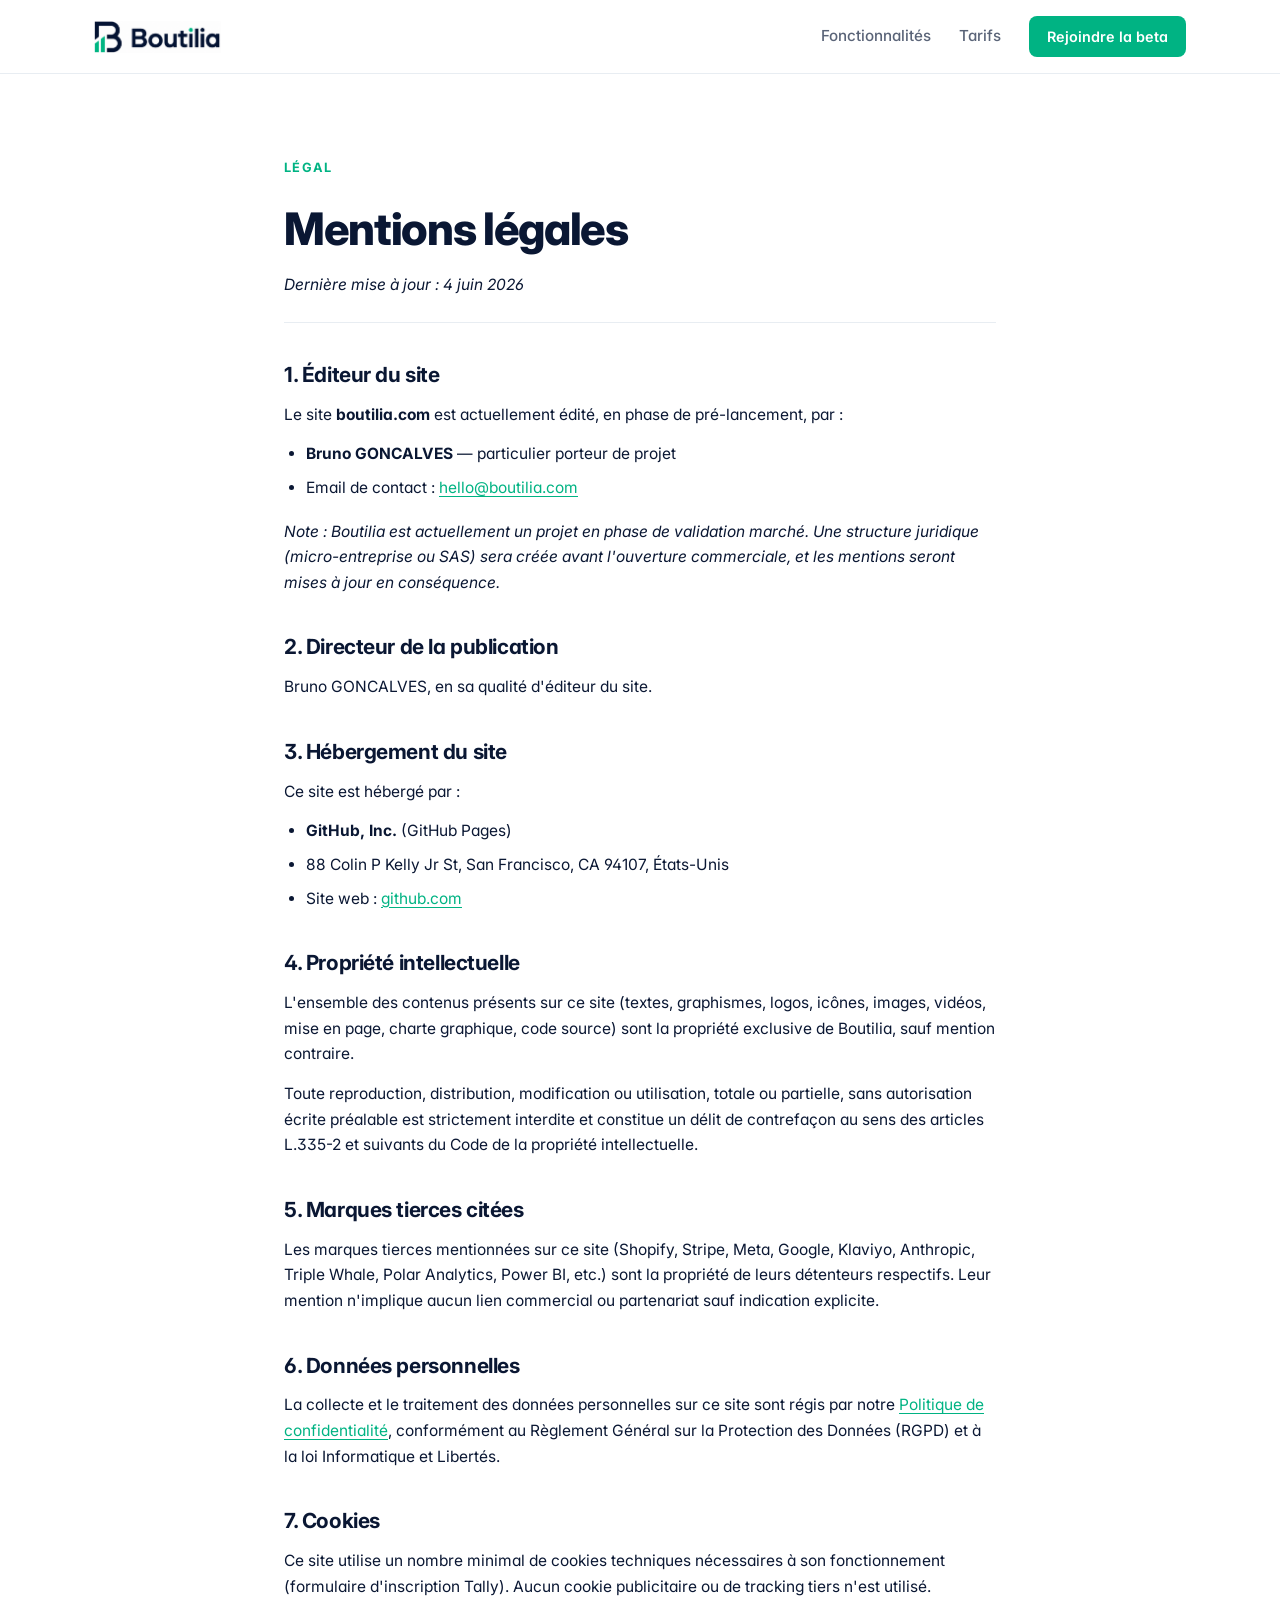
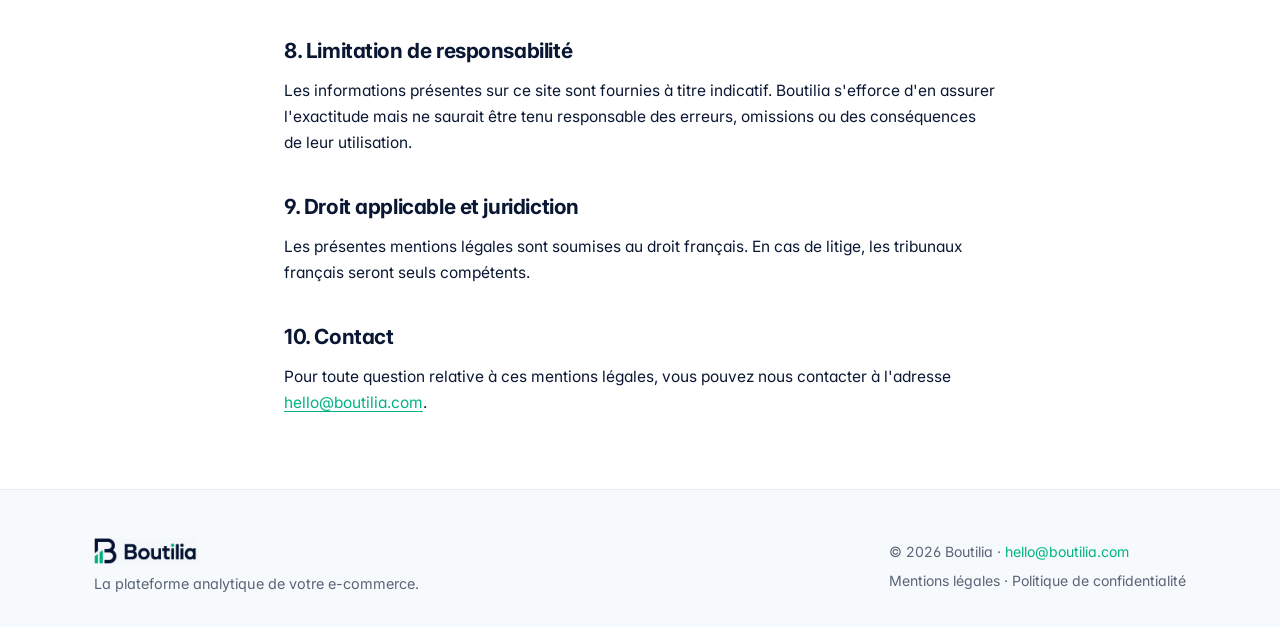
<file: mentions-legales.html>
<!DOCTYPE html>
<html lang="fr">
<head>
    <meta charset="UTF-8">
    <meta name="viewport" content="width=device-width, initial-scale=1.0">
    <title>Mentions légales — Boutilia</title>
    <meta name="description" content="Mentions légales de Boutilia, plateforme analytique pour e-commerçants français.">

    <link rel="icon" type="image/svg+xml" href="favicon.svg">
    <link rel="icon" type="image/png" href="favicon.png">

    <link rel="preconnect" href="https://fonts.googleapis.com">
    <link rel="preconnect" href="https://fonts.gstatic.com" crossorigin>
    <link href="https://fonts.googleapis.com/css2?family=Inter:wght@400;500;600;700;800&display=swap" rel="stylesheet">

    <link rel="stylesheet" href="styles.css">
</head>
<body>

<nav>
    <div class="container nav-inner">
        <a href="index.html" class="logo">
            <img src="boutilia-logo.png" alt="Boutilia" class="logo-img logo-img-nav">
        </a>
        <div class="nav-actions">
            <a href="index.html#features" class="nav-link">Fonctionnalités</a>
            <a href="index.html#pricing" class="nav-link">Tarifs</a>
            <a href="index.html#waitlist" class="btn btn-small">Rejoindre la beta</a>
        </div>
    </div>
</nav>

<section class="legal">
    <div class="container container-narrow">
        <span class="eyebrow">Légal</span>
        <h1>Mentions légales</h1>
        <p class="legal-updated">Dernière mise à jour : 4 juin 2026</p>

        <h2>1. Éditeur du site</h2>
        <p>Le site <strong>boutilia.com</strong> est actuellement édité, en phase de pré-lancement, par :</p>
        <ul>
            <li><strong>Bruno GONCALVES</strong> — particulier porteur de projet</li>
            <li>Email de contact : <a href="mailto:hello@boutilia.com">hello@boutilia.com</a></li>
        </ul>
        <p><em>Note : Boutilia est actuellement un projet en phase de validation marché. Une structure juridique (micro-entreprise ou SAS) sera créée avant l'ouverture commerciale, et les mentions seront mises à jour en conséquence.</em></p>

        <h2>2. Directeur de la publication</h2>
        <p>Bruno GONCALVES, en sa qualité d'éditeur du site.</p>

        <h2>3. Hébergement du site</h2>
        <p>Ce site est hébergé par :</p>
        <ul>
            <li><strong>GitHub, Inc.</strong> (GitHub Pages)</li>
            <li>88 Colin P Kelly Jr St, San Francisco, CA 94107, États-Unis</li>
            <li>Site web : <a href="https://github.com" target="_blank" rel="noopener">github.com</a></li>
        </ul>

        <h2>4. Propriété intellectuelle</h2>
        <p>L'ensemble des contenus présents sur ce site (textes, graphismes, logos, icônes, images, vidéos, mise en page, charte graphique, code source) sont la propriété exclusive de Boutilia, sauf mention contraire.</p>
        <p>Toute reproduction, distribution, modification ou utilisation, totale ou partielle, sans autorisation écrite préalable est strictement interdite et constitue un délit de contrefaçon au sens des articles L.335-2 et suivants du Code de la propriété intellectuelle.</p>

        <h2>5. Marques tierces citées</h2>
        <p>Les marques tierces mentionnées sur ce site (Shopify, Stripe, Meta, Google, Klaviyo, Anthropic, Triple Whale, Polar Analytics, Power BI, etc.) sont la propriété de leurs détenteurs respectifs. Leur mention n'implique aucun lien commercial ou partenariat sauf indication explicite.</p>

        <h2>6. Données personnelles</h2>
        <p>La collecte et le traitement des données personnelles sur ce site sont régis par notre <a href="politique-confidentialite.html">Politique de confidentialité</a>, conformément au Règlement Général sur la Protection des Données (RGPD) et à la loi Informatique et Libertés.</p>

        <h2>7. Cookies</h2>
        <p>Ce site utilise un nombre minimal de cookies techniques nécessaires à son fonctionnement (formulaire d'inscription Tally). Aucun cookie publicitaire ou de tracking tiers n'est utilisé.</p>

        <h2>8. Limitation de responsabilité</h2>
        <p>Les informations présentes sur ce site sont fournies à titre indicatif. Boutilia s'efforce d'en assurer l'exactitude mais ne saurait être tenu responsable des erreurs, omissions ou des conséquences de leur utilisation.</p>

        <h2>9. Droit applicable et juridiction</h2>
        <p>Les présentes mentions légales sont soumises au droit français. En cas de litige, les tribunaux français seront seuls compétents.</p>

        <h2>10. Contact</h2>
        <p>Pour toute question relative à ces mentions légales, vous pouvez nous contacter à l'adresse <a href="mailto:hello@boutilia.com">hello@boutilia.com</a>.</p>
    </div>
</section>

<footer>
    <div class="container footer-inner">
        <div class="footer-brand">
            <a href="index.html" class="logo">
                <img src="boutilia-logo.png" alt="Boutilia" class="logo-img logo-img-footer">
            </a>
            <p>La plateforme analytique de votre e-commerce.</p>
        </div>
        <div class="footer-meta">
            <p>© 2026 Boutilia · <a href="mailto:hello@boutilia.com">hello@boutilia.com</a></p>
            <p class="footer-links">
                <a href="mentions-legales.html">Mentions légales</a> ·
                <a href="politique-confidentialite.html">Politique de confidentialité</a>
            </p>
        </div>
    </div>
</footer>

</body>
</html>
</file>
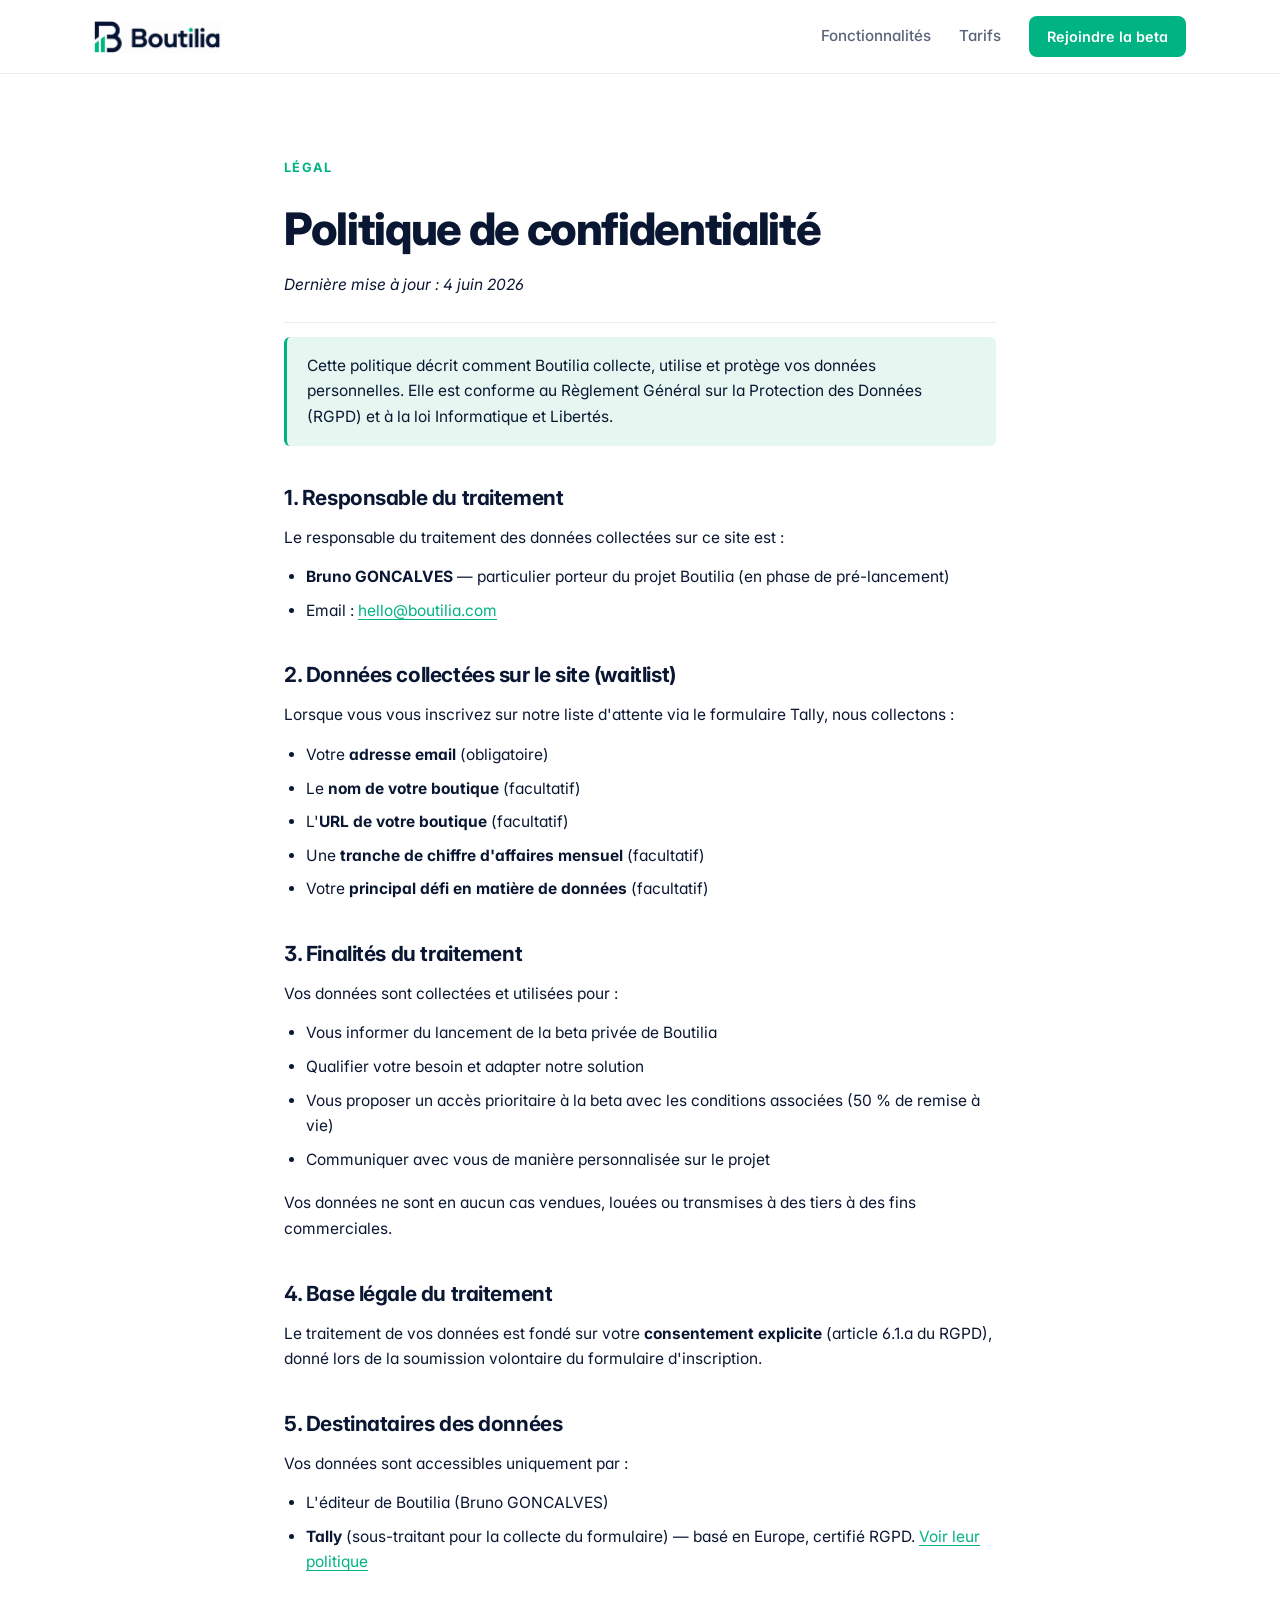
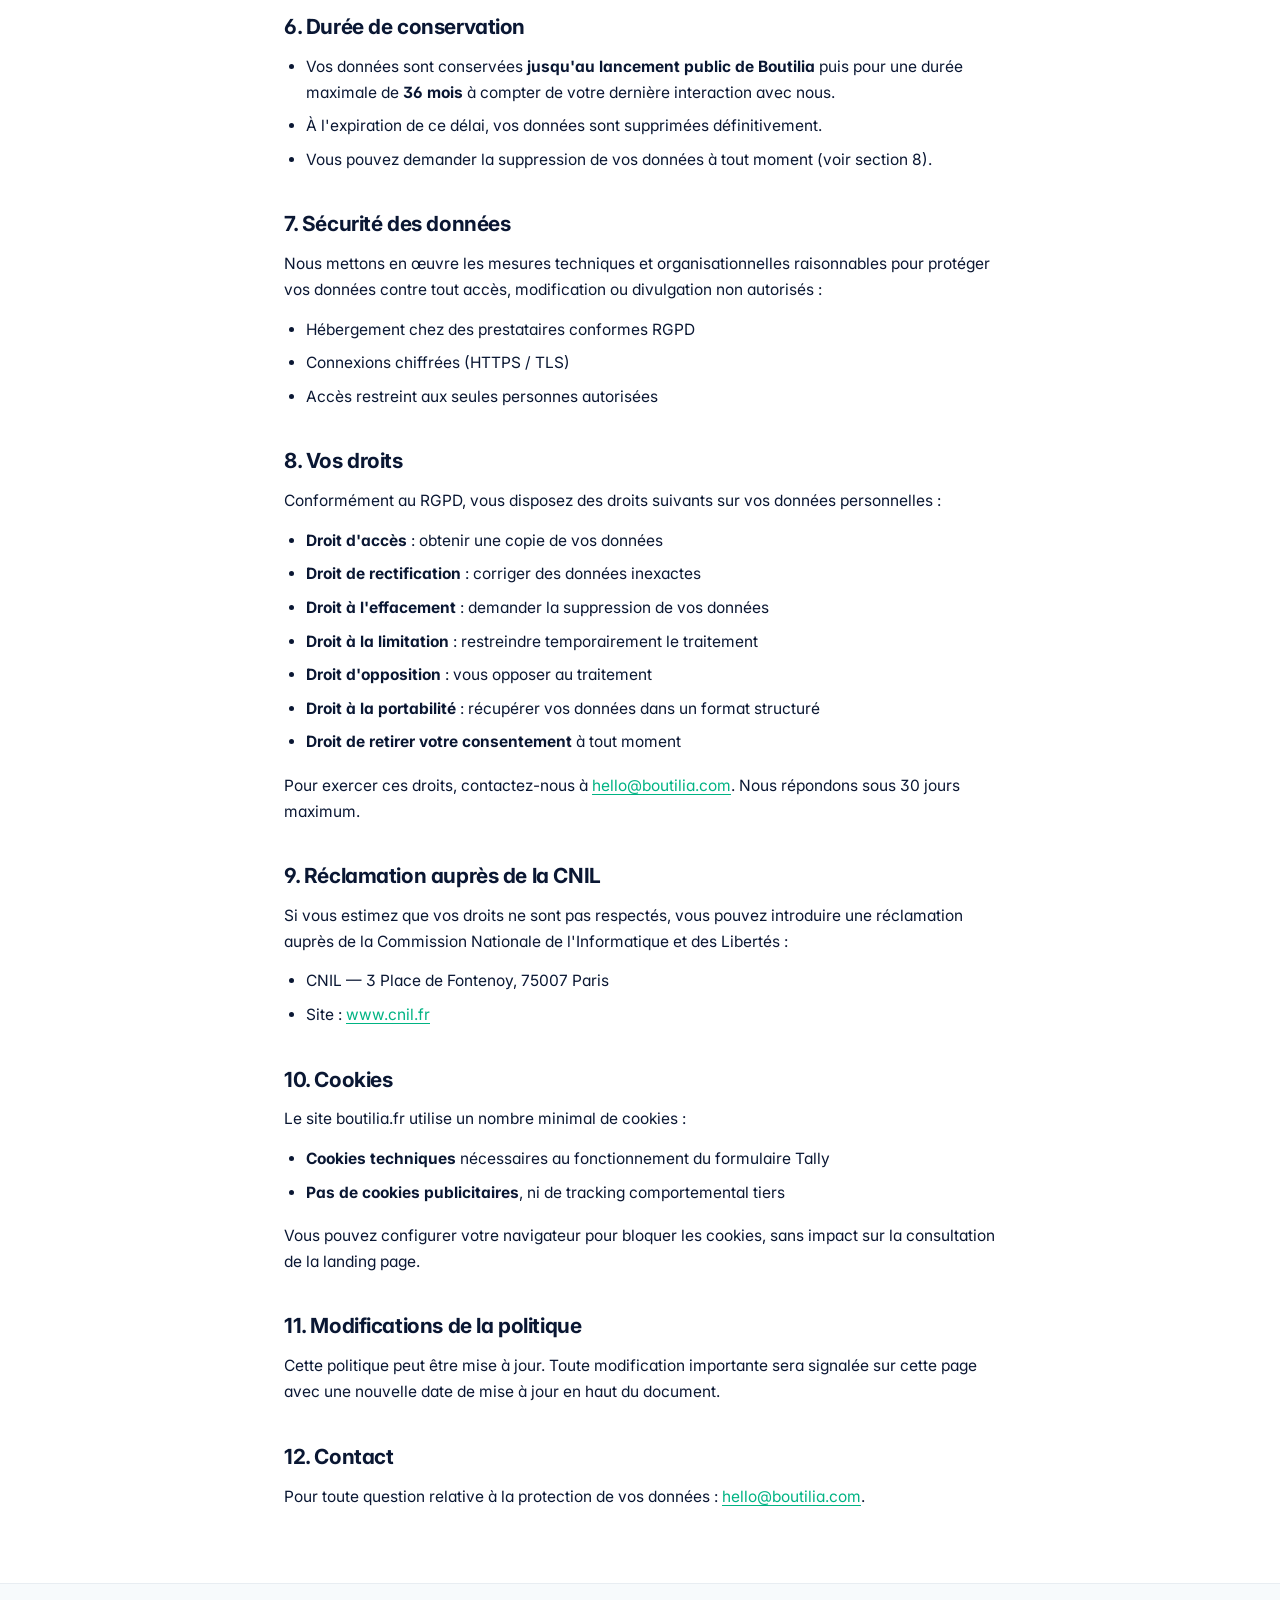
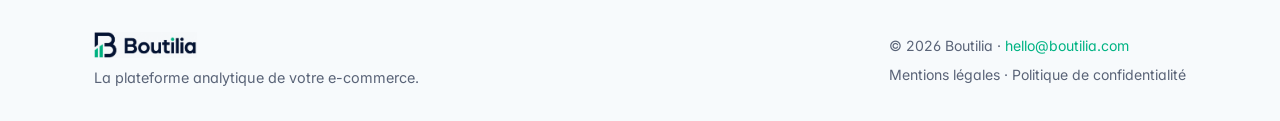
<file: politique-confidentialite.html>
<!DOCTYPE html>
<html lang="fr">
<head>
    <meta charset="UTF-8">
    <meta name="viewport" content="width=device-width, initial-scale=1.0">
    <title>Politique de confidentialité — Boutilia</title>
    <meta name="description" content="Politique de confidentialité de Boutilia. Comment nous collectons, utilisons et protégeons vos données personnelles, conformément au RGPD.">

    <link rel="icon" type="image/svg+xml" href="favicon.svg">
    <link rel="icon" type="image/png" href="favicon.png">

    <link rel="preconnect" href="https://fonts.googleapis.com">
    <link rel="preconnect" href="https://fonts.gstatic.com" crossorigin>
    <link href="https://fonts.googleapis.com/css2?family=Inter:wght@400;500;600;700;800&display=swap" rel="stylesheet">

    <link rel="stylesheet" href="styles.css">
</head>
<body>

<nav>
    <div class="container nav-inner">
        <a href="index.html" class="logo">
            <img src="boutilia-logo.png" alt="Boutilia" class="logo-img logo-img-nav">
        </a>
        <div class="nav-actions">
            <a href="index.html#features" class="nav-link">Fonctionnalités</a>
            <a href="index.html#pricing" class="nav-link">Tarifs</a>
            <a href="index.html#waitlist" class="btn btn-small">Rejoindre la beta</a>
        </div>
    </div>
</nav>

<section class="legal">
    <div class="container container-narrow">
        <span class="eyebrow">Légal</span>
        <h1>Politique de confidentialité</h1>
        <p class="legal-updated">Dernière mise à jour : 4 juin 2026</p>

        <p class="legal-intro">Cette politique décrit comment Boutilia collecte, utilise et protège vos données personnelles. Elle est conforme au Règlement Général sur la Protection des Données (RGPD) et à la loi Informatique et Libertés.</p>

        <h2>1. Responsable du traitement</h2>
        <p>Le responsable du traitement des données collectées sur ce site est :</p>
        <ul>
            <li><strong>Bruno GONCALVES</strong> — particulier porteur du projet Boutilia (en phase de pré-lancement)</li>
            <li>Email : <a href="mailto:hello@boutilia.com">hello@boutilia.com</a></li>
        </ul>

        <h2>2. Données collectées sur le site (waitlist)</h2>
        <p>Lorsque vous vous inscrivez sur notre liste d'attente via le formulaire Tally, nous collectons :</p>
        <ul>
            <li>Votre <strong>adresse email</strong> (obligatoire)</li>
            <li>Le <strong>nom de votre boutique</strong> (facultatif)</li>
            <li>L'<strong>URL de votre boutique</strong> (facultatif)</li>
            <li>Une <strong>tranche de chiffre d'affaires mensuel</strong> (facultatif)</li>
            <li>Votre <strong>principal défi en matière de données</strong> (facultatif)</li>
        </ul>

        <h2>3. Finalités du traitement</h2>
        <p>Vos données sont collectées et utilisées pour :</p>
        <ul>
            <li>Vous informer du lancement de la beta privée de Boutilia</li>
            <li>Qualifier votre besoin et adapter notre solution</li>
            <li>Vous proposer un accès prioritaire à la beta avec les conditions associées (50 % de remise à vie)</li>
            <li>Communiquer avec vous de manière personnalisée sur le projet</li>
        </ul>
        <p>Vos données ne sont en aucun cas vendues, louées ou transmises à des tiers à des fins commerciales.</p>

        <h2>4. Base légale du traitement</h2>
        <p>Le traitement de vos données est fondé sur votre <strong>consentement explicite</strong> (article 6.1.a du RGPD), donné lors de la soumission volontaire du formulaire d'inscription.</p>

        <h2>5. Destinataires des données</h2>
        <p>Vos données sont accessibles uniquement par :</p>
        <ul>
            <li>L'éditeur de Boutilia (Bruno GONCALVES)</li>
            <li><strong>Tally</strong> (sous-traitant pour la collecte du formulaire) — basé en Europe, certifié RGPD. <a href="https://tally.so/help/data-privacy" target="_blank" rel="noopener">Voir leur politique</a></li>
        </ul>

        <h2>6. Durée de conservation</h2>
        <ul>
            <li>Vos données sont conservées <strong>jusqu'au lancement public de Boutilia</strong> puis pour une durée maximale de <strong>36 mois</strong> à compter de votre dernière interaction avec nous.</li>
            <li>À l'expiration de ce délai, vos données sont supprimées définitivement.</li>
            <li>Vous pouvez demander la suppression de vos données à tout moment (voir section 8).</li>
        </ul>

        <h2>7. Sécurité des données</h2>
        <p>Nous mettons en œuvre les mesures techniques et organisationnelles raisonnables pour protéger vos données contre tout accès, modification ou divulgation non autorisés :</p>
        <ul>
            <li>Hébergement chez des prestataires conformes RGPD</li>
            <li>Connexions chiffrées (HTTPS / TLS)</li>
            <li>Accès restreint aux seules personnes autorisées</li>
        </ul>

        <h2>8. Vos droits</h2>
        <p>Conformément au RGPD, vous disposez des droits suivants sur vos données personnelles :</p>
        <ul>
            <li><strong>Droit d'accès</strong> : obtenir une copie de vos données</li>
            <li><strong>Droit de rectification</strong> : corriger des données inexactes</li>
            <li><strong>Droit à l'effacement</strong> : demander la suppression de vos données</li>
            <li><strong>Droit à la limitation</strong> : restreindre temporairement le traitement</li>
            <li><strong>Droit d'opposition</strong> : vous opposer au traitement</li>
            <li><strong>Droit à la portabilité</strong> : récupérer vos données dans un format structuré</li>
            <li><strong>Droit de retirer votre consentement</strong> à tout moment</li>
        </ul>
        <p>Pour exercer ces droits, contactez-nous à <a href="mailto:hello@boutilia.com">hello@boutilia.com</a>. Nous répondons sous 30 jours maximum.</p>

        <h2>9. Réclamation auprès de la CNIL</h2>
        <p>Si vous estimez que vos droits ne sont pas respectés, vous pouvez introduire une réclamation auprès de la Commission Nationale de l'Informatique et des Libertés :</p>
        <ul>
            <li>CNIL — 3 Place de Fontenoy, 75007 Paris</li>
            <li>Site : <a href="https://www.cnil.fr" target="_blank" rel="noopener">www.cnil.fr</a></li>
        </ul>

        <h2>10. Cookies</h2>
        <p>Le site boutilia.fr utilise un nombre minimal de cookies :</p>
        <ul>
            <li><strong>Cookies techniques</strong> nécessaires au fonctionnement du formulaire Tally</li>
            <li><strong>Pas de cookies publicitaires</strong>, ni de tracking comportemental tiers</li>
        </ul>
        <p>Vous pouvez configurer votre navigateur pour bloquer les cookies, sans impact sur la consultation de la landing page.</p>

        <h2>11. Modifications de la politique</h2>
        <p>Cette politique peut être mise à jour. Toute modification importante sera signalée sur cette page avec une nouvelle date de mise à jour en haut du document.</p>

        <h2>12. Contact</h2>
        <p>Pour toute question relative à la protection de vos données : <a href="mailto:hello@boutilia.com">hello@boutilia.com</a>.</p>
    </div>
</section>

<footer>
    <div class="container footer-inner">
        <div class="footer-brand">
            <a href="index.html" class="logo">
                <img src="boutilia-logo.png" alt="Boutilia" class="logo-img logo-img-footer">
            </a>
            <p>La plateforme analytique de votre e-commerce.</p>
        </div>
        <div class="footer-meta">
            <p>© 2026 Boutilia · <a href="mailto:hello@boutilia.com">hello@boutilia.com</a></p>
            <p class="footer-links">
                <a href="mentions-legales.html">Mentions légales</a> ·
                <a href="politique-confidentialite.html">Politique de confidentialité</a>
            </p>
        </div>
    </div>
</footer>

</body>
</html>
</file>
<file: styles.css>
/* ========================================
   PILOTE — Landing page
   Style : Corporate fintech (Pennylane / Qonto / Stripe)
   ======================================== */

:root {
    --bg: #FFFFFF;
    --bg-soft: #F7FAFC;
    --bg-dark: #0A1733;
    --bg-dark-soft: #14213D;
    --text: #0A1733;
    --text-muted: #5A6478;
    --text-light: rgba(255, 255, 255, 0.7);
    --accent: #00B383;
    --accent-hover: #009972;
    --accent-soft: #E6F7F1;
    --danger: #D04545;
    --border: #E8EDF2;
    --border-strong: #D0D7E0;
    --shadow-sm: 0 1px 3px rgba(10, 23, 51, 0.05);
    --shadow-md: 0 4px 16px rgba(10, 23, 51, 0.06);
    --shadow-lg: 0 12px 40px rgba(10, 23, 51, 0.08);
    --radius: 10px;
    --radius-lg: 16px;
}

* {
    box-sizing: border-box;
    margin: 0;
    padding: 0;
}

html {
    scroll-behavior: smooth;
}

body {
    font-family: 'Inter', -apple-system, BlinkMacSystemFont, sans-serif;
    background: var(--bg);
    color: var(--text);
    line-height: 1.6;
    -webkit-font-smoothing: antialiased;
    -moz-osx-font-smoothing: grayscale;
    font-feature-settings: 'cv11', 'ss01';
}

.container {
    max-width: 1140px;
    margin: 0 auto;
    padding: 0 24px;
}

h1, h2, h3 {
    color: var(--text);
    font-weight: 700;
    line-height: 1.2;
    letter-spacing: -0.02em;
}

h1 {
    font-size: clamp(2.2rem, 5vw, 3.6rem);
    margin-bottom: 24px;
    font-weight: 800;
    letter-spacing: -0.03em;
}

h2 {
    font-size: clamp(1.7rem, 3vw, 2.4rem);
}

h3 {
    font-size: 1.1rem;
    font-weight: 600;
}

p {
    color: var(--text-muted);
    font-size: 1rem;
}

.accent {
    color: var(--accent);
}

/* ============ NAV ============ */
nav {
    position: sticky;
    top: 0;
    background: rgba(255, 255, 255, 0.92);
    backdrop-filter: blur(16px);
    border-bottom: 1px solid var(--border);
    z-index: 100;
}

.nav-inner {
    display: flex;
    justify-content: space-between;
    align-items: center;
    padding: 16px 24px;
}

.logo {
    display: flex;
    align-items: center;
    gap: 10px;
    font-weight: 700;
    font-size: 1.2rem;
    color: var(--text);
    text-decoration: none;
    letter-spacing: -0.01em;
}

.logo-img {
    height: 32px;
    width: auto;
    display: block;
    mix-blend-mode: multiply;
}

.logo-img-nav {
    height: 32px;
}

.logo-img-footer {
    height: 26px;
}

@media (max-width: 768px) {
    .logo-img-nav { height: 28px; }
}

.nav-actions {
    display: flex;
    align-items: center;
    gap: 28px;
}

.nav-link {
    color: var(--text-muted);
    text-decoration: none;
    font-size: 0.95rem;
    font-weight: 500;
    transition: color 0.15s;
}

.nav-link:hover {
    color: var(--text);
}

/* ============ BUTTONS ============ */
.btn {
    display: inline-flex;
    align-items: center;
    gap: 8px;
    padding: 12px 22px;
    border-radius: 8px;
    font-weight: 600;
    font-size: 0.95rem;
    text-decoration: none;
    transition: all 0.15s;
    cursor: pointer;
    border: none;
    font-family: inherit;
}

.btn-primary {
    background: var(--accent);
    color: white;
}

.btn-primary:hover {
    background: var(--accent-hover);
    transform: translateY(-1px);
    box-shadow: 0 6px 18px rgba(0, 179, 131, 0.25);
}

.btn-ghost {
    background: transparent;
    color: var(--text);
    border: 1px solid var(--border-strong);
}

.btn-ghost:hover {
    background: var(--bg-soft);
    border-color: var(--text-muted);
}

.btn-small {
    padding: 9px 18px;
    font-size: 0.9rem;
    background: var(--accent);
    color: white;
}

.btn-small:hover {
    background: var(--accent-hover);
}

/* ============ SECTION HEAD ============ */
.section-head {
    text-align: center;
    margin-bottom: 56px;
    max-width: 720px;
    margin-left: auto;
    margin-right: auto;
}

.section-head.center { text-align: center; }
.section-head.light h2,
.section-head.light .eyebrow,
.section-head.light .section-sub { color: white; }
.section-head.light .eyebrow { color: var(--accent); }
.section-head.light .section-sub.light { color: var(--text-light); }

.eyebrow {
    display: inline-block;
    color: var(--accent);
    font-size: 0.8rem;
    font-weight: 700;
    text-transform: uppercase;
    letter-spacing: 0.1em;
    margin-bottom: 16px;
}

.section-sub {
    margin-top: 16px;
    font-size: 1.05rem;
}

/* ============ HERO ============ */
.hero {
    padding: 100px 0 80px;
    background: linear-gradient(180deg, var(--bg) 0%, var(--bg-soft) 100%);
}

.hero-inner {
    text-align: center;
    max-width: 820px;
    margin: 0 auto;
}

.badge {
    display: inline-flex;
    align-items: center;
    gap: 8px;
    padding: 8px 16px;
    background: white;
    border: 1px solid var(--border);
    border-radius: 999px;
    font-size: 0.85rem;
    font-weight: 500;
    margin-bottom: 32px;
    color: var(--text);
    box-shadow: var(--shadow-sm);
}

.badge-dot {
    width: 8px;
    height: 8px;
    background: var(--accent);
    border-radius: 50%;
    box-shadow: 0 0 0 4px rgba(0, 179, 131, 0.15);
    animation: pulse 2s infinite;
}

@keyframes pulse {
    0%, 100% { box-shadow: 0 0 0 4px rgba(0, 179, 131, 0.15); }
    50% { box-shadow: 0 0 0 8px rgba(0, 179, 131, 0.05); }
}

.lead {
    font-size: 1.2rem;
    color: var(--text-muted);
    max-width: 640px;
    margin: 0 auto 40px;
    line-height: 1.55;
}

.hero-actions {
    display: flex;
    gap: 12px;
    justify-content: center;
    flex-wrap: wrap;
    margin-bottom: 48px;
}

.hero-trust {
    display: flex;
    justify-content: center;
    gap: 32px;
    flex-wrap: wrap;
    margin-top: 24px;
}

.trust-item {
    display: flex;
    align-items: center;
    gap: 8px;
    color: var(--text-muted);
    font-size: 0.9rem;
}

.trust-item svg { color: var(--accent); }

/* ============ TRUST BAR ============ */
.trust-bar {
    padding: 36px 0;
    background: white;
    border-bottom: 1px solid var(--border);
}

.trust-bar-label {
    text-align: center;
    color: var(--text-muted);
    font-size: 0.85rem;
    font-weight: 500;
    margin-bottom: 24px;
    text-transform: uppercase;
    letter-spacing: 0.08em;
}

.logos-grid {
    display: flex;
    justify-content: center;
    align-items: center;
    flex-wrap: wrap;
    gap: 16px 40px;
}

.brand-logo {
    color: var(--text-muted);
    font-weight: 600;
    font-size: 1.05rem;
    letter-spacing: -0.01em;
    opacity: 0.7;
    transition: opacity 0.2s;
    padding: 6px 12px;
    border-radius: 8px;
    background: var(--bg-soft);
}

.brand-logo:hover {
    opacity: 1;
}

.powered-by {
    text-align: center;
    margin-top: 24px;
    font-size: 0.85rem;
    color: var(--text-muted);
    display: flex;
    align-items: center;
    justify-content: center;
    gap: 8px;
}

.powered-by svg {
    color: var(--accent);
}

/* ============ APERÇU PRODUIT (browser frame) ============ */
.preview {
    padding: 96px 0;
    background: var(--bg-soft);
}

.browser-frame {
    max-width: 960px;
    margin: 0 auto;
    border-radius: var(--radius-lg);
    overflow: hidden;
    border: 1px solid var(--border);
    box-shadow: var(--shadow-lg);
    background: white;
}

.browser-bar {
    display: flex;
    align-items: center;
    gap: 8px;
    padding: 12px 16px;
    background: var(--bg-soft);
    border-bottom: 1px solid var(--border);
}

.browser-dot {
    width: 11px;
    height: 11px;
    border-radius: 50%;
    flex-shrink: 0;
}

.browser-dot.red { background: #FF5F57; }
.browser-dot.amber { background: #FEBC2E; }
.browser-dot.green { background: #28C840; }

.browser-url {
    margin-left: 12px;
    flex: 1;
    background: white;
    border: 1px solid var(--border);
    border-radius: 6px;
    padding: 5px 14px;
    font-size: 0.82rem;
    color: var(--text-muted);
    text-align: center;
    max-width: 360px;
}

.browser-body {
    line-height: 0;
    background: var(--bg-soft);
}

.browser-body img {
    width: 100%;
    height: auto;
    display: block;
}

.preview-caption {
    text-align: center;
    margin-top: 20px;
    font-size: 0.92rem;
    color: var(--text-muted);
    max-width: 680px;
    margin-left: auto;
    margin-right: auto;
}

/* ============ LE RAPPORT DU LUNDI ============ */
.monday {
    padding: 80px 0;
}

.monday-card {
    max-width: 900px;
    margin: 0 auto;
    background: var(--bg-dark);
    border-radius: var(--radius-lg);
    padding: 48px;
    display: flex;
    align-items: center;
    gap: 32px;
}

.monday-icon {
    width: 64px;
    height: 64px;
    flex-shrink: 0;
    background: rgba(0, 179, 131, 0.15);
    border-radius: 16px;
    display: flex;
    align-items: center;
    justify-content: center;
    color: var(--accent);
}

.monday-content .eyebrow {
    color: var(--accent);
}

.monday-content h2 {
    color: white;
    text-align: left;
    font-size: clamp(1.4rem, 2.5vw, 1.9rem);
    margin-bottom: 14px;
}

.monday-content p {
    color: var(--text-light);
    font-size: 1rem;
    line-height: 1.6;
}

@media (max-width: 640px) {
    .monday-card {
        flex-direction: column;
        text-align: center;
        padding: 32px 24px;
        gap: 20px;
    }
    .monday-content h2,
    .monday-content .eyebrow {
        text-align: center;
    }
}

/* ============ DASHBOARD MOCKUP ============ */
.dashboard-mockup {
    background: white;
    border-radius: var(--radius-lg);
    border: 1px solid var(--border);
    box-shadow: var(--shadow-lg);
    overflow: hidden;
    max-width: 920px;
    margin: 0 auto 32px;
}

.dash-header {
    display: flex;
    justify-content: space-between;
    align-items: center;
    padding: 18px 24px;
    border-bottom: 1px solid var(--border);
    background: var(--bg-soft);
    flex-wrap: wrap;
    gap: 12px;
}

.dash-title {
    color: var(--text);
    font-size: 0.95rem;
}

.dash-period {
    display: flex;
    gap: 4px;
    background: white;
    border: 1px solid var(--border);
    border-radius: 8px;
    padding: 3px;
}

.dash-period button {
    border: none;
    background: transparent;
    padding: 6px 14px;
    font-size: 0.85rem;
    font-weight: 600;
    color: var(--text-muted);
    border-radius: 6px;
    cursor: pointer;
    font-family: inherit;
}

.dash-period button.active {
    background: var(--text);
    color: white;
}

.dash-kpis {
    display: grid;
    grid-template-columns: repeat(auto-fit, minmax(180px, 1fr));
    gap: 1px;
    background: var(--border);
}

.kpi-card {
    background: white;
    padding: 24px 20px;
}

.kpi-label {
    color: var(--text-muted);
    font-size: 0.8rem;
    font-weight: 500;
    margin-bottom: 8px;
    text-transform: uppercase;
    letter-spacing: 0.05em;
}

.kpi-value {
    font-size: 1.6rem;
    font-weight: 700;
    color: var(--text);
    letter-spacing: -0.02em;
    margin-bottom: 6px;
}

.kpi-change {
    font-size: 0.82rem;
    font-weight: 600;
    display: flex;
    align-items: center;
    gap: 4px;
}

.kpi-change.positive {
    color: var(--accent);
}

.kpi-change.negative {
    color: var(--danger);
}

.dash-grid {
    display: grid;
    grid-template-columns: repeat(auto-fit, minmax(280px, 1fr));
    gap: 1px;
    background: var(--border);
    border-top: 1px solid var(--border);
}

.dash-block {
    background: white;
    padding: 24px;
}

.dash-block-title {
    color: var(--text);
    font-weight: 600;
    font-size: 0.9rem;
    margin-bottom: 16px;
    padding-bottom: 12px;
    border-bottom: 1px solid var(--border);
}

.dash-list {
    list-style: none;
    padding: 0;
    margin: 0;
}

.dash-list li {
    display: flex;
    justify-content: space-between;
    padding: 8px 0;
    font-size: 0.9rem;
    color: var(--text-muted);
    border-bottom: 1px dashed var(--border);
}

.dash-list li:last-child {
    border-bottom: none;
}

.dash-list li strong {
    color: var(--text);
    font-weight: 600;
}

.demo-divider {
    text-align: center;
    color: var(--text-muted);
    font-size: 0.95rem;
    margin: 48px 0 32px;
    font-style: italic;
}

/* ============ ROI ============ */
.roi {
    padding: 96px 0;
    background: var(--bg-soft);
}

/* Bénéfices clés (4 cards) */
.roi-benefits {
    display: grid;
    grid-template-columns: repeat(auto-fit, minmax(240px, 1fr));
    gap: 20px;
    max-width: 1120px;
    margin: 0 auto 80px;
}

.benefit {
    background: white;
    border: 1px solid var(--border);
    border-radius: var(--radius);
    padding: 28px 24px;
    transition: all 0.2s;
}

.benefit:hover {
    border-color: var(--border-strong);
    box-shadow: var(--shadow-md);
    transform: translateY(-2px);
}

.benefit-icon {
    width: 44px;
    height: 44px;
    background: var(--accent-soft);
    border-radius: 10px;
    display: flex;
    align-items: center;
    justify-content: center;
    color: var(--accent);
    margin-bottom: 20px;
}

.benefit h3 {
    color: var(--text);
    font-size: 1.05rem;
    font-weight: 600;
    margin-bottom: 10px;
    line-height: 1.3;
}

.benefit p {
    color: var(--text-muted);
    font-size: 0.93rem;
    line-height: 1.55;
}

/* Sous-titre cas d'usage */
.roi-examples-head {
    text-align: center;
    margin-bottom: 36px;
}

.roi-examples-head h3 {
    font-size: 1.5rem;
    font-weight: 700;
    color: var(--text);
    letter-spacing: -0.02em;
}

/* Cas d'usage (6 cards) */
.roi-examples {
    display: grid;
    grid-template-columns: repeat(auto-fit, minmax(300px, 1fr));
    gap: 18px;
    max-width: 1120px;
    margin: 0 auto;
}

.roi-example {
    background: white;
    border: 1px solid var(--border);
    border-radius: var(--radius);
    padding: 26px 24px;
    position: relative;
    transition: all 0.2s;
}

.roi-example:hover {
    border-color: var(--border-strong);
    box-shadow: var(--shadow-md);
}

.roi-example-num {
    position: absolute;
    top: 24px;
    right: 24px;
    font-size: 0.78rem;
    font-weight: 700;
    color: var(--accent);
    letter-spacing: 0.05em;
    background: var(--accent-soft);
    padding: 4px 8px;
    border-radius: 6px;
}

.roi-example-title {
    color: var(--text);
    font-weight: 700;
    font-size: 1.02rem;
    margin-bottom: 10px;
    padding-right: 50px;
    line-height: 1.3;
}

.roi-example p {
    font-size: 0.93rem;
    line-height: 1.55;
    color: var(--text-muted);
}

@media (max-width: 768px) {
    .roi-benefits { margin-bottom: 56px; }
    .roi-examples-head h3 { font-size: 1.2rem; }
}

/* ============ SECURITY ============ */
.security {
    padding: 96px 0;
}

.security-grid {
    display: grid;
    grid-template-columns: repeat(auto-fit, minmax(280px, 1fr));
    gap: 20px;
}

.security-card {
    background: white;
    border: 1px solid var(--border);
    border-radius: var(--radius);
    padding: 28px;
}

.security-card h3 {
    margin: 16px 0 8px;
    font-size: 1.05rem;
}

.security-card p {
    font-size: 0.92rem;
    line-height: 1.55;
}

.security-card .feature-icon {
    width: 44px;
    height: 44px;
    margin-bottom: 0;
}

/* ============ PROBLEM ============ */
.problem { padding: 96px 0; }

.problems-grid {
    display: grid;
    grid-template-columns: repeat(auto-fit, minmax(240px, 1fr));
    gap: 16px;
}

.problem-card {
    background: white;
    padding: 28px;
    border-radius: var(--radius);
    border: 1px solid var(--border);
    transition: all 0.2s;
}

.problem-card:hover {
    border-color: var(--border-strong);
    box-shadow: var(--shadow-md);
    transform: translateY(-2px);
}

.icon-wrap {
    width: 44px;
    height: 44px;
    background: var(--accent-soft);
    border-radius: 10px;
    display: flex;
    align-items: center;
    justify-content: center;
    color: var(--accent);
    margin-bottom: 20px;
}

.problem-card h3 {
    margin-bottom: 8px;
    font-size: 1.05rem;
}

.problem-card p {
    font-size: 0.95rem;
    line-height: 1.55;
}

/* ============ HOW ============ */
.how {
    padding: 96px 0;
    background: var(--bg-dark);
    color: white;
}

.steps {
    display: grid;
    grid-template-columns: repeat(auto-fit, minmax(260px, 1fr));
    gap: 32px;
}

.step {
    text-align: left;
}

.step-num {
    font-size: 0.9rem;
    font-weight: 700;
    color: var(--accent);
    margin-bottom: 16px;
    letter-spacing: 0.05em;
}

.step h3 {
    color: white;
    margin-bottom: 10px;
    font-size: 1.2rem;
}

.step p {
    color: var(--text-light);
    font-size: 0.97rem;
}

/* ============ FEATURES ============ */
.features { padding: 96px 0; background: var(--bg-soft); }

.features-grid {
    display: grid;
    grid-template-columns: repeat(auto-fit, minmax(300px, 1fr));
    gap: 20px;
}

.feature {
    background: white;
    padding: 28px;
    border-radius: var(--radius);
    border: 1px solid var(--border);
}

.feature-icon {
    width: 48px;
    height: 48px;
    background: var(--accent-soft);
    border-radius: 10px;
    display: flex;
    align-items: center;
    justify-content: center;
    color: var(--accent);
    margin-bottom: 20px;
}

.feature h3 {
    margin-bottom: 8px;
    font-size: 1.1rem;
}

.feature p {
    font-size: 0.95rem;
    line-height: 1.55;
}

/* ============ DEMO ============ */
.demo { padding: 96px 0; }

.email-mockup {
    background: white;
    max-width: 720px;
    margin: 0 auto;
    border-radius: var(--radius-lg);
    box-shadow: var(--shadow-lg);
    overflow: hidden;
    border: 1px solid var(--border);
}

.email-header {
    background: var(--bg-soft);
    padding: 24px 32px;
    border-bottom: 1px solid var(--border);
}

.email-from {
    font-size: 0.9rem;
    color: var(--text-muted);
    margin-bottom: 6px;
}

.email-subject {
    font-weight: 600;
    color: var(--text);
    font-size: 1.05rem;
}

.email-body { padding: 36px 40px; }

.email-intro {
    color: var(--text) !important;
    font-size: 1.05rem !important;
    margin-bottom: 24px;
}

.email-section-title {
    color: var(--text) !important;
    font-weight: 600;
    margin: 20px 0 12px;
    font-size: 0.95rem;
}

.email-body ul {
    margin: 0 0 16px 0;
    padding-left: 20px;
}

.email-body li {
    color: var(--text);
    font-size: 0.95rem;
    margin-bottom: 10px;
    line-height: 1.55;
}

.demo-caption {
    text-align: center;
    margin-top: 24px;
    font-size: 0.88rem;
    color: var(--text-muted);
    font-style: italic;
}

/* ============ COMPARE ============ */
.why { padding: 96px 0; }

.compare-grid {
    display: grid;
    grid-template-columns: repeat(auto-fit, minmax(300px, 1fr));
    gap: 20px;
}

.compare-card {
    background: white;
    padding: 32px;
    border-radius: var(--radius);
    border: 1px solid var(--border);
}

.compare-card.highlight {
    border-color: var(--accent);
    border-width: 2px;
    box-shadow: 0 12px 32px rgba(0, 179, 131, 0.12);
}

.compare-head {
    display: flex;
    justify-content: space-between;
    align-items: center;
    margin-bottom: 24px;
}

.compare-card h3 {
    font-size: 1.2rem;
    font-weight: 700;
}

.badge-pro {
    font-size: 0.75rem;
    background: var(--accent-soft);
    color: var(--accent-hover);
    padding: 4px 10px;
    border-radius: 999px;
    font-weight: 600;
    text-transform: uppercase;
    letter-spacing: 0.05em;
}

.compare-card ul {
    list-style: none;
    padding: 0;
}

.compare-card li {
    padding: 10px 0;
    font-size: 0.95rem;
    color: var(--text);
    display: flex;
    align-items: flex-start;
    gap: 10px;
    line-height: 1.5;
}

.compare-card li svg { flex-shrink: 0; margin-top: 4px; }

/* ============ PRICING ============ */
.pricing { padding: 96px 0; background: var(--bg-soft); }

.pricing-grid {
    display: grid;
    grid-template-columns: repeat(auto-fit, minmax(240px, 1fr));
    gap: 16px;
    max-width: 1200px;
    margin: 0 auto;
}

.pricing-4 {
    grid-template-columns: repeat(auto-fit, minmax(230px, 1fr));
}

.plan-ttc {
    color: var(--text-muted);
    font-size: 0.8rem;
    margin-top: -2px;
    margin-bottom: 4px;
}

.pricing-card {
    background: white;
    padding: 36px 28px;
    border-radius: var(--radius-lg);
    border: 1px solid var(--border);
    position: relative;
    transition: all 0.2s;
}

.pricing-card.highlight {
    border-color: var(--accent);
    border-width: 2px;
    box-shadow: 0 16px 40px rgba(0, 179, 131, 0.15);
    transform: translateY(-4px);
}

.plan-badge {
    position: absolute;
    top: -12px;
    left: 0;
    right: 0;
    margin: 0 auto;
    width: max-content;
    max-width: 90%;
    background: var(--accent);
    color: white;
    font-size: 0.75rem;
    font-weight: 700;
    padding: 6px 14px;
    border-radius: 999px;
    text-transform: uppercase;
    letter-spacing: 0.05em;
    text-align: center;
    white-space: nowrap;
}

.plan-name {
    font-size: 0.9rem;
    font-weight: 600;
    color: var(--text-muted);
    text-transform: uppercase;
    letter-spacing: 0.08em;
    margin-bottom: 12px;
}

.plan-price {
    display: flex;
    align-items: baseline;
    gap: 4px;
    margin-bottom: 8px;
}

.plan-price .price {
    font-size: 2.6rem;
    font-weight: 800;
    color: var(--text);
    letter-spacing: -0.03em;
}

.plan-price .period {
    color: var(--text-muted);
    font-size: 0.9rem;
}

.plan-target {
    color: var(--text-muted);
    font-size: 0.9rem;
    margin-bottom: 28px;
    padding-bottom: 24px;
    border-bottom: 1px solid var(--border);
}

.plan-features {
    list-style: none;
    padding: 0;
}

.plan-features li {
    display: flex;
    align-items: flex-start;
    gap: 10px;
    padding: 7px 0;
    color: var(--text);
    font-size: 0.92rem;
    line-height: 1.45;
}

.plan-features li svg { flex-shrink: 0; margin-top: 4px; }

/* ============ PRICING TABLE (style compact) ============ */
.pricing-table-wrapper {
    margin-top: 96px;
    max-width: 1180px;
    margin-left: auto;
    margin-right: auto;
}

.pricing-table-head {
    text-align: center;
    margin-bottom: 56px;
}

.pricing-table-head h3 {
    font-size: clamp(1.6rem, 3vw, 2.2rem);
    font-weight: 700;
    margin-bottom: 12px;
    color: var(--text);
    letter-spacing: -0.02em;
}

.pricing-table-head p {
    color: var(--text-muted);
    font-size: 1rem;
}

.pricing-table-scroll {
    overflow-x: auto;
}

.pricing-table {
    width: 100%;
    border-collapse: separate;
    border-spacing: 0;
    min-width: 760px;
}

.pricing-table th,
.pricing-table td {
    padding: 18px 20px;
    text-align: center;
    font-size: 0.95rem;
}

/* HEADER */
.pricing-table thead th {
    background: transparent;
    color: var(--text);
    font-weight: 700;
    padding: 28px 16px 24px;
    border-bottom: 1px solid var(--border);
    vertical-align: top;
    position: relative;
}

.pricing-table thead th.th-feature {
    text-align: left;
    color: var(--text);
    font-weight: 700;
    font-size: 1rem;
    border-bottom: 1px solid var(--border);
}

.pricing-table thead th.th-highlight {
    background: var(--accent-soft);
    border-radius: 14px 14px 0 0;
    padding-top: 36px;
    border-bottom: 1px solid var(--accent-soft);
}

.th-plan {
    font-size: 1.5rem;
    font-weight: 700;
    margin-bottom: 6px;
    letter-spacing: -0.02em;
    color: var(--text);
}

.th-price {
    color: var(--text-muted);
    font-weight: 500;
    font-size: 0.95rem;
}

.th-badge {
    display: inline-block;
    margin-top: 10px;
    background: var(--accent);
    color: white;
    font-size: 0.72rem;
    font-weight: 600;
    padding: 4px 12px;
    border-radius: 999px;
    letter-spacing: 0.02em;
}

/* TBODY */
.pricing-table tbody td {
    border-bottom: 1px solid var(--border);
    color: var(--text);
}

.pricing-table tbody td:first-child {
    text-align: left;
    color: var(--text);
    font-weight: 500;
}

/* Catégorie : juste typo, pas de fond brutal */
.pricing-table tbody tr.row-category td {
    background: transparent;
    color: var(--text-muted);
    font-weight: 700;
    text-align: left;
    text-transform: uppercase;
    font-size: 0.74rem;
    letter-spacing: 0.1em;
    padding: 36px 20px 14px;
    border-bottom: 1px solid var(--border);
}

/* CHECK : cercle vert avec ✓ blanc */
.check {
    display: inline-flex;
    align-items: center;
    justify-content: center;
    width: 22px;
    height: 22px;
    background: var(--accent);
    border-radius: 50%;
    line-height: 0;
}

/* CROSS : cercle gris clair vide */
.cross {
    display: inline-block;
    width: 22px;
    height: 22px;
    background: transparent;
    border: 1.5px solid var(--border-strong);
    border-radius: 50%;
    position: relative;
    opacity: 0.5;
}

.cross::before,
.cross::after {
    content: '';
    position: absolute;
    width: 8px;
    height: 1.5px;
    background: var(--text-muted);
    top: 50%;
    left: 50%;
}

.cross::before { transform: translate(-50%, -50%) rotate(45deg); }
.cross::after { transform: translate(-50%, -50%) rotate(-45deg); }

/* Valeurs textuelles */
.cell-value {
    color: var(--text);
    font-weight: 500;
    font-size: 0.95rem;
}

/* Colonne Pro highlight (subtle vertical band) */
.pricing-table tbody td:nth-child(3) {
    background: var(--accent-soft);
}

.pricing-table tbody tr.row-category td:nth-child(3) {
    background: var(--accent-soft);
}

/* CTA row */
.row-cta td {
    padding-top: 32px;
    padding-bottom: 16px;
    border-bottom: none !important;
    vertical-align: top;
}

.btn-table {
    display: inline-block;
    padding: 12px 20px;
    border-radius: 8px;
    background: white;
    color: var(--text);
    border: 1px solid var(--border-strong);
    font-weight: 600;
    font-size: 0.9rem;
    text-decoration: none;
    transition: all 0.15s;
    line-height: 1.2;
    text-align: center;
    min-width: 140px;
}

.btn-table:hover {
    border-color: var(--text-muted);
    background: var(--bg-soft);
}

.btn-table-primary {
    background: var(--accent);
    color: white;
    border-color: var(--accent);
}

.btn-table-primary:hover {
    background: var(--accent-hover);
    border-color: var(--accent-hover);
}

.cta-note {
    margin-top: 8px;
    font-size: 0.78rem;
    color: var(--text-muted);
}

/* Last row before CTA → no border */
.pricing-table tbody tr:last-child td {
    border-bottom: none;
}

@media (max-width: 768px) {
    .pricing-table-wrapper {
        margin-top: 56px;
    }
    .pricing-table-head { margin-bottom: 32px; }
    .pricing-table th,
    .pricing-table td {
        padding: 12px 12px;
        font-size: 0.85rem;
    }
    .th-plan { font-size: 1.2rem; }
    .th-price { font-size: 0.85rem; }
    .btn-table { padding: 10px 14px; font-size: 0.85rem; min-width: 110px; }
}

/* ============ WAITLIST ============ */
.waitlist {
    padding: 100px 0;
    background: var(--bg-dark);
    color: white;
}

.waitlist-inner { text-align: center; }

.form-wrapper {
    max-width: 540px;
    margin: 0 auto;
    background: white;
    border-radius: var(--radius-lg);
    padding: 32px;
    box-shadow: var(--shadow-lg);
}

.waitlist-foot {
    color: rgba(255, 255, 255, 0.5);
    font-size: 0.88rem;
    margin-top: 24px;
}

/* ============ FAQ ============ */
.faq { padding: 96px 0; }

details {
    background: white;
    border: 1px solid var(--border);
    border-radius: 10px;
    padding: 20px 24px;
    margin-bottom: 10px;
    max-width: 760px;
    margin-left: auto;
    margin-right: auto;
    transition: border-color 0.15s;
}

details:hover { border-color: var(--border-strong); }

summary {
    font-weight: 600;
    cursor: pointer;
    color: var(--text);
    padding: 4px 0;
    font-size: 1rem;
    list-style: none;
    display: flex;
    justify-content: space-between;
    align-items: center;
}

summary::-webkit-details-marker { display: none; }

summary::after {
    content: '+';
    color: var(--text-muted);
    font-size: 1.5rem;
    font-weight: 300;
    transition: transform 0.2s;
}

details[open] summary::after {
    transform: rotate(45deg);
}

details[open] summary { margin-bottom: 14px; }

details p {
    color: var(--text-muted);
    font-size: 0.95rem;
    line-height: 1.55;
}

/* ============ LEGAL PAGES ============ */
.container-narrow {
    max-width: 760px;
}

.legal {
    padding: 80px 0 60px;
}

.legal h1 {
    font-size: clamp(2rem, 4vw, 2.8rem);
    margin: 8px 0 16px;
    letter-spacing: -0.03em;
}

.legal-updated {
    color: var(--text-muted);
    font-size: 0.9rem;
    font-style: italic;
    margin-bottom: 40px;
    padding-bottom: 24px;
    border-bottom: 1px solid var(--border);
}

.legal-intro {
    font-size: 1.05rem;
    color: var(--text);
    background: var(--accent-soft);
    border-left: 3px solid var(--accent);
    padding: 16px 20px;
    border-radius: 6px;
    margin-bottom: 36px;
}

.legal h2 {
    font-size: 1.3rem;
    margin: 40px 0 14px;
    color: var(--text);
    text-align: left;
}

.legal p {
    color: var(--text);
    font-size: 0.97rem;
    line-height: 1.65;
    margin-bottom: 14px;
}

.legal ul {
    padding-left: 22px;
    margin-bottom: 18px;
}

.legal li {
    color: var(--text);
    font-size: 0.97rem;
    line-height: 1.65;
    margin-bottom: 8px;
}

.legal a {
    color: var(--accent);
    text-decoration: underline;
    text-underline-offset: 3px;
}

.legal a:hover {
    color: var(--accent-hover);
}

/* ============ FOOTER ============ */
footer {
    padding: 48px 0 32px;
    border-top: 1px solid var(--border);
    background: var(--bg-soft);
}

.footer-inner {
    display: flex;
    justify-content: space-between;
    align-items: center;
    flex-wrap: wrap;
    gap: 20px;
}

.footer-brand p {
    margin-top: 8px;
    font-size: 0.9rem;
}

.footer-meta p {
    font-size: 0.88rem;
}

.footer-meta a {
    color: var(--accent);
    text-decoration: none;
}

.footer-meta a:hover {
    text-decoration: underline;
}

.footer-links {
    margin-top: 6px;
    font-size: 0.85rem;
}

.footer-links a {
    color: var(--text-muted) !important;
}

.footer-links a:hover {
    color: var(--accent) !important;
}

/* ============ MOBILE ============ */
@media (max-width: 768px) {
    .hero { padding: 60px 0 50px; }
    .problem, .how, .features, .demo, .why, .pricing, .waitlist, .faq, .roi, .security, .preview { padding: 64px 0; }
    .browser-url { display: none; }
    .section-head { margin-bottom: 40px; }
    .nav-actions { gap: 16px; }
    .nav-link { display: none; }
    .hero-trust { gap: 16px; }
    .email-body { padding: 24px 24px; }
    .form-wrapper { padding: 20px; }
    .pricing-card.highlight { transform: none; }
    .footer-inner { flex-direction: column; text-align: center; }
    .logos-grid { gap: 12px 20px; }
    .brand-logo { font-size: 0.95rem; padding: 5px 10px; }
    .dash-header { padding: 14px 16px; }
    .dash-block { padding: 18px; }
    .kpi-card { padding: 18px 16px; }
    .kpi-value { font-size: 1.4rem; }
    .roi-arrow { transform: rotate(90deg); }
    .roi-card { padding: 24px; min-width: 0; width: 100%; }
}
</file>
